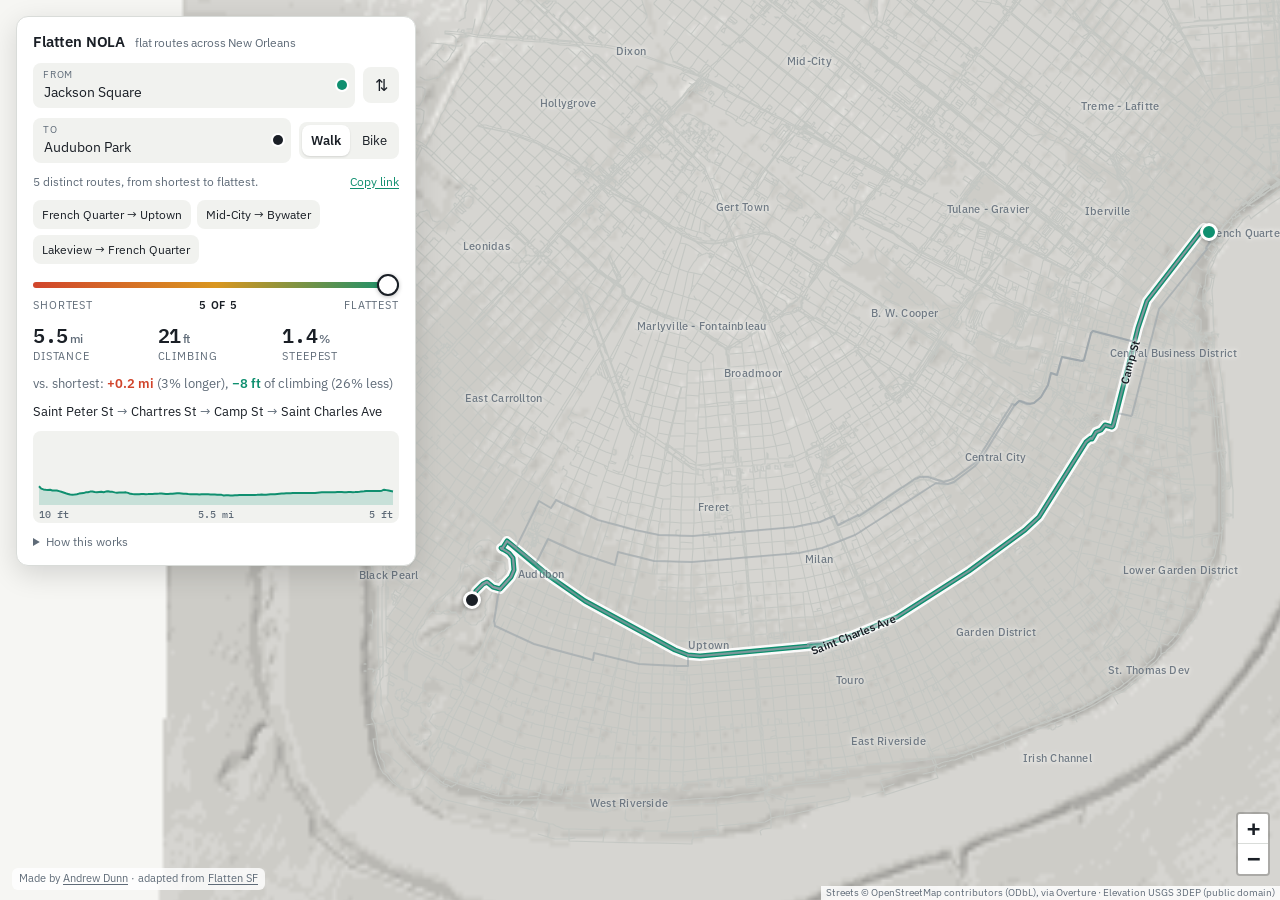
<file: site/index.html>
<!DOCTYPE html>
<html lang="en">
<head>
<meta charset="utf-8">
<meta name="viewport" content="width=device-width,initial-scale=1,viewport-fit=cover">
<title>Flatten NOLA</title>
<meta name="description" content="Flatten NOLA: the flattest walking or cycling route between any two places in New Orleans, and every route between it and the shortest one. Adapted from Flatten SF.">
<link rel="canonical" href="https://github.com/andrewedunn/flattenola">
<link rel="icon" href="favicon.svg" type="image/svg+xml">
<meta property="og:type" content="website">
<meta property="og:title" content="Flatten NOLA">
<meta property="og:site_name" content="Flatten NOLA">
<meta property="og:description" content="The flattest walking or cycling route between any two places in New Orleans, and every route between it and the shortest one.">
<meta property="og:url" content="https://github.com/andrewedunn/flattenola">
<meta name="twitter:card" content="summary">
<meta name="twitter:title" content="Flatten NOLA">
<meta name="twitter:description" content="The flattest walking or cycling route between any two places in New Orleans, and every route between it and the shortest one.">
<link rel="preload" href="data/graph-262765d519.bin.gz" as="fetch" crossorigin>
<link rel="preconnect" href="https://fonts.googleapis.com">
<link rel="preconnect" href="https://fonts.gstatic.com" crossorigin>
<link rel="stylesheet" href="https://fonts.googleapis.com/css2?family=IBM+Plex+Sans:wght@400;500;600&family=IBM+Plex+Mono:wght@500;600&display=swap">
<link rel="stylesheet" href="leaflet-340720efc3.css">
<link rel="stylesheet" href="app-52fd891d29.css">
</head>
<body>
<div id="map"></div>
<div class="credit" id="credit">Made by <a href="https://dunn.us">Andrew Dunn</a> · adapted from <a href="https://github.com/almostimplemented/flattensf">Flatten SF</a></div>
<section id="card" aria-label="Flatten NOLA: plan a flat route">
  <h1>Flatten NOLA <small>flat routes across New Orleans</small></h1>
  <div class="row">
    <div class="field">
      <label for="from">From</label>
      <input id="from" type="text" autocomplete="off" spellcheck="false" placeholder="Address, place, or Royal & St. Ann">
      <span class="pin" aria-hidden="true"></span>
      <ul class="suggest" id="from_s" role="listbox" hidden></ul>
    </div>
    <button class="swap" id="swap" title="Swap" aria-label="Swap origin and destination">&#8645;</button>
  </div>
  <div class="row">
    <div class="field">
      <label for="to">To</label>
      <input id="to" type="text" autocomplete="off" spellcheck="false" placeholder="Or click the map">
      <span class="pin to" aria-hidden="true"></span>
      <ul class="suggest" id="to_s" role="listbox" hidden></ul>
    </div>
    <div class="seg" id="mode" role="group" aria-label="Travel mode">
      <button data-v="walk" aria-pressed="true">Walk</button>
      <button data-v="bike" aria-pressed="false">Bike</button>
    </div>
  </div>
  <div class="statusrow">
    <div class="status" id="status"></div>
    <button class="link" id="share" type="button" hidden>Copy link</button>
  </div>
  <input id="sharebox" type="text" readonly hidden aria-label="Link to this route">
  <div class="demos" id="demos"></div>
  <div class="slider">
    <input type="range" id="sl" min="0" max="1" step="0.001" value="1" aria-label="From shortest to flattest">
    <div class="ends"><span>Shortest</span><b id="slpos"></b><span>Flattest</span></div>
  </div>
  <div class="result" id="result" hidden>
    <div class="stat"><div class="v" id="v_dist"></div><div class="k">distance</div></div>
    <div class="stat"><div class="v" id="v_climb"></div><div class="k">climbing</div></div>
    <div class="stat"><div class="v" id="v_grade"></div><div class="k">steepest</div></div>
  </div>
  <div class="delta" id="delta"></div>
  <div class="turns" id="turns" hidden></div>
  <canvas id="prof" width="760" height="184" hidden></canvas>
  <details>
    <summary>How this works</summary>
    <p class="fine">Routes are computed in your browser over 73,432 street
    segments in Orleans Parish. Elevation is USGS 3DEP lidar (public domain),
    read at 8&nbsp;m from the Greater New Orleans 1&nbsp;m lidar.
    Streets come from OpenStreetMap via Overture and are © OpenStreetMap
    contributors, ODbL. The slider runs along the whole trade-off
    between distance and climbing: every route that nothing else beats on
    both counts, from the shortest path to the flattest one worth walking
    (where a foot of climb costs 200 ft of walking; beyond that the routes
    stop being routes). Sliding right never shortens the route and never
    adds climbing. Climbing is cumulative gain, not the net difference
    between the endpoints. Stairways are allowed on foot and excluded on a
    bike. Faint lines are the other routes along the way. The joke, such as
    it is: most of the city is a few feet above or below the river, so the
    flattest walk is often the shortest one. The ridges and the bowls still
    count. This is an adaptation of
    <a href="https://github.com/almostimplemented/flattensf">Flatten SF</a> (MIT).
    <a href="https://github.com/andrewedunn/flattenola">Source and data notes</a>.</p>
  </details>
  <p class="credit-inline">Made by <a href="https://dunn.us">Andrew Dunn</a> · adapted from <a href="https://github.com/almostimplemented/flattensf">Flatten SF</a> (MIT)</p>
</section>
<script src="leaflet-5a640ff863.js"></script>
<script>window.DATA = {"manifest":{"arrays":{"node_lon":{"t":"i4","o":0,"n":50979},"node_lat":{"t":"i4","o":203916,"n":50979},"node_flags":{"t":"u1","o":407832,"n":50979},"node_elev":{"t":"i2","o":458811,"n":50979},"indptr":{"t":"i4","o":560769,"n":50980},"geom_off":{"t":"i4","o":764689,"n":73433},"arc_head":{"t":"i4","o":1058421,"n":117780},"arc_edge":{"t":"i4","o":1529541,"n":117780},"arc_len":{"t":"u2","o":2000661,"n":117780},"arc_gain":{"t":"u2","o":2236221,"n":117780},"arc_loss":{"t":"u2","o":2471781,"n":117780},"arc_maxgrade":{"t":"i2","o":2707341,"n":117780},"arc_meangrade":{"t":"u2","o":2942901,"n":117780},"arc_cls":{"t":"u1","o":3178461,"n":117780},"arc_flags":{"t":"u1","o":3296241,"n":117780},"arc_th3":{"t":"u2","o":3414021,"n":117780},"arc_th5":{"t":"u2","o":3649581,"n":117780},"arc_th8":{"t":"u2","o":3885141,"n":117780},"arc_th10":{"t":"u2","o":4120701,"n":117780},"arc_th15":{"t":"u2","o":4356261,"n":117780},"edge_name":{"t":"u2","o":4591821,"n":73432},"edge_cls":{"t":"u1","o":4738685,"n":73432},"edge_bucket":{"t":"u1","o":4812117,"n":73432},"edge_maxgrade":{"t":"u2","o":4885549,"n":73432},"edge_avggrade":{"t":"i2","o":5032413,"n":73432},"edge_len":{"t":"u2","o":5179277,"n":73432},"edge_gainkm":{"t":"u2","o":5326141,"n":73432},"edge_lowstress":{"t":"u1","o":5473005,"n":73432},"addr_street":{"t":"u2","o":5546437,"n":0},"addr_number":{"t":"u2","o":5546437,"n":0},"addr_lon":{"t":"u2","o":5546437,"n":0},"addr_lat":{"t":"u2","o":5546437,"n":0}},"strings":{"geom":{"o":5546437,"b":1183821},"places":{"o":6730258,"b":318316},"addr_streets":{"o":7048574,"b":2}},"bytes":7048576},"meta":{"n_nodes":50979,"n_arcs":117780,"n_edges":73432,"classes":["cycleway","footway","living_street","path","pedestrian","primary","residential","secondary","service","steps","tertiary","track","trunk","unclassified","unknown"],"names":["10th Street","12th Street","14th Street","16th Street","18th Street","20th Street","22nd Street","26th Street","28th Street","30th Street","32nd Street","33rd Street","34th Street","35th Street","36th Street","37th Street","38th Street","39th Street","40th Street","6th Street","7th Street","8th Street","9th Street","A Street","A. P. Tureaud Avenue","Abalon Court","Abbey Drive","Abbington Drive","Aberdeen Road","Abundance Street","Acacia Street","Academy Road","Acadiana Place","Ada Place","Adam Street","Adams Street","Addison Street","Adele Street","Admiralty Court","Adonis Way","Adrian Street","Adventure Avenue","Afton Drive","Agate Street","Agriculture Place","Agriculture Street","Airline Drive","Airway Street","Airwood Street","Alabama Street","Alabo Street","Alba Road","Alba Road East","Alba Road West","Albany Court","Albert Savoy Way","Albert Street","Alc\u00e9e Fortier Boulevard","Alden Place","Alfred Street","Alice Court","Aline Street","Alix Street","Allard Boulevard","Allen Street","Allen Toussaint Boulevard","Allen Toussaint Trail","Allison Road","Almonaster Avenue","Almonaster Bridge","Alonzo Street","Alost Street","Alsace Street","Althea Lane","Alumni Drive","Alvar Street","Alvin Callender Street","Amann Street","Amapola Circle","Amazon Street","Amber Street","Amelia Street","America Street","Americus Street","Amethyst Street","Andover Drive","Andrew Higgins Street","Andry Street","Angela Street","Ani Street","Annandale Court","Anne Marie Court","Annette Street","Annunciation Street","Anson Street","Anthus Lane","Antonine Street","Apache Street","Apollo Street","Apple Street","Appletree Lane","Apricot Street","Arabella Street","Arbor Circle","Arbor Drive","Arbor Lane","Arcadia Lane","Architect Street","Argon Boulevard","Argonne Boulevard","Arizona Street","Army Parkway","Arthur Drive","Arts Street","Ash Street","Ashland Drive","Asphodel Drive","Assumption Place","Athena Avenue","Athis Court","Athis Street","Atlanta Street","Atlantic Avenue","Aubry Street","Audubon Boulevard","Audubon Court","Audubon Place","Audubon Street","Aurora Drive","Aurora Oaks Drive","Austerlitz Street","Avalon Way","Ave Mont Martre","Avenue A","Avenue B","Avenue Bell","Avenue D","Avenue E","Avenue G","Avenue H","Avenue I","Avenue K","Avenue L","Avenue M","Avenue N","Avenue O","Avenue P","Avenue Q","Avenue R","Avenue S","Avenue T","Avenue U","Avenue V","Avenue W","Aviators Street","Avon Park Boulevard","Avoyelles Place","Azalea Lane","Babylon Street","Bacchus Drive","Baccich Street","Bailey Street","Balsam Lane","Bamberry Street","Bamboo Road","Bancroft Drive","Banks Street","Bannonbury Drive","Baronne Street","Barracks Street","Barrett Street","Barrington Court","Barrington Drive East","Barrington Drive West","Bartholomew Street","Baseball Drive","Basin Street","Basinview Drive","Bass Street","Baudin Street","Bauman Street","Bay Street","Bayou Road","Bayouview Court","Beach Drive","Beaconfield Drive","Bear Creek Drive","Beau Bassich Circle","Beau Street","Beaucaire Street","Beauregard Avenue","Beauregard Drive","Beauvoir Court","Beaver Drive","Beck Street","Bedford Drive","Beechcraft Street","Beechwood Court","Beekman Road","Begonia Lane","Behrman Avenue","Behrman Highway","Behrman Place","Belfast Street","Belfort Avenue","Belgrade Street","Bell Avenue","Bell Street","Bellaire Drive","Belle Chasse Street","Bellecastle Street","Belleville Court","Belleville Street","Bellis Lane","Ben Weiner Drive","Bender Drive","Benefit Street","Benjamin Street","Bennett Street","Benson Court","Benson Street","Bent Tree Court","Bentley Drive","Benton Street","Berg Road","Bergerac Place","Berkley Drive","Bermuda Street","Bertha Drive","Bertrand Street","Beryl Street","Bethaney Court","Betty Parker Way","Bienvenue Street","Bienville Street","Big Lake Path","Bill Street","Birch Street","Biscay Street","Bishop Morton Drive","Blair Street","Blanc Place","Bloomingdale Court","Bluebird Street","Bluebonnet Street","Blythe Road","Bodenger Boulevard","Bolivar Street","Bon Homme Richard Court","Bonita Bay Court","Bonita Bay Drive","Bonita Drive","Bordeaux Street","Boston Drive","Botinelli Place","Boulevard Way","Bouny Street","Bourbon Street","Boyd Street","Bradish Alley","Bragg Street","Brainard Street","Branch Drive","Brazillier Island Road","Breakwater Drive","Breedlove Street","Brevard Avenue","Briarheath Drive","Briarheath Road","Briarwood Drive","Bridgehampton Drive","Bright Drive","Brighton Place","Bringier Street","Bristol Place","Britanny Place","Brittany Court","Broad Place","Broadway","Broadway Street","Brookfield Drive","Brooklyn Avenue","Brooks Street","Browning Lane","Brownlee Court","Bruce Avenue","Brunswick Court","Brutus Street","Bruxelles Street","Bryson Street","Buchanan Street","Buffalo Road","Buick Street","Bullard Avenue","Bundy Road","Bungalow Court","Bunker Hill Road","Burbank Drive","Burdette Street","Burgundy Street","Burk Road","Burke Avenue","Burmaster Street","Burthe Street","Butterfield Road","Byrne Place","Byron Street","Cabildo Alley","Cabrini Court","Cactus Lane","Caddie Road","Caddo Place","Cadiz Street","Calais Street","Caldwell Drive","Calhoun Street","Calla Lane","Calliope Street","Camberley Court","Camberley Drive","Cambridge Court","Cambronne Street","Camelia Lane","Camelia Street","Camelia Trace","Camelot Drive","Cameo Street","Cameron Boulevard","Camp Street","Campbell Lane","Camphor Street","Campus Boulevard","Canal Boulevard","Canal Link Bridge","Canal Roadway","Canal Street","Canal Street Neutral Ground","Cannes Street","Canterbury Street","Capdeville Street","Cardenas Drive","Carlisle Court","Carlisle Place","Carlson Drive","Carmel Place","Carmick Street","Carnation Lane","Carnot Street","Carol Sue Avenue","Carole Lane","Caroline Street","Carondelet Street","Carrere Court","Carriage Lane","Carricox Street","Carroll Street","Carte Place","Carter Street","Cartier Avenue","Cartier Drive","Cartwright Drive","Carver Rams Way","Carver Street","Casa Calvo Street","Casimire Street","Castiglione Street","Castine Street","Castle Court","Castle Pines Drive","Castlewood Drive","Catherine Street","Catina Street","Caton Street","Ceasar Drive","Cecil Street","Cedar Lane","Celeste Street","Center Street","Central Avenue","Central Park Place","Cerise Avenue","Cernay Street","Cessna Court","Chadbourne Drive","Chagnard Drive","Chagnard Road","Chalfant Place","Chamberlain Drive","Chanelle Court","Chantilly Drive","Chapelle Street","Charbonnet Street","Charlene Drive","Charles Place","Charlmark Drive","Charlotte Drive","Charlton Drive","Charmes Court","Chartres Street","Chase Drive","Chase Street","Chateau Court","Chatelain Court","Chatham Drive","Chaucer Street","Chef Menteur Highway","Chelsea Drive","Cherbourg Street","Cherlyn Drive","Cherokee Street","Cherry Street","Chesterfield Street","Chestershire Drive","Chestnut Street","Chevy Chase Drive","Chickasaw Street","Chimney Wood Lane","Chippewa Street","Choctaw Street","Christian Lane","Christopher Court","Chrysanthemum Lane","Chrysler Street","Church Street","Churchill Drive","Cindy Place","Citrus Drive","City Park Avenue","Claiborne Drive","Clara Street","Clare Court","Clarence Henry Truckway","Claridge Court","Clayton Avenue","Clematis Street","Clements Drive","Clermont Drive","Cleveland Avenue","Clinton Drive","Clinton Street","Clio Place","Clio Street","Clouet Street","Clover Street","Cloverleaf Road","Clubhouse Drive","Coast Guard Access","Coast Guard Pier Access","Coast Guard Trail","Cobblestone Lane","Cohn Street","Colapissa Street","Colbert Street","Coliseum Street","College Court","Collins Diboll Circle","Colony Court","Columbia Street","Columbus Street","Comet Street","Commerce Street","Commercial Place","Common Place","Common Street","Comus Court","Conery Street","Congress Drive","Congress Street","Connaught Court","Conrad Street","Constance Street","Constantinople Street","Constellation Street","Constitution Place","Constitution Street","Conti Street","Convention Center Boulevard","Coolidge Court","Copernicus Street","Coral Sea Street","Coralie Street","Corinne Street","Cornerstone Boulevard","Coronado Street","Corsica Place","Cosmos Lane","Cotton Street","Count Lane","Countess Lane","Country Club Drive","Couret Place","Court Timber","Cove Drive","Coventry Street","Coveview Court","Cox Street","Craigie Road","Cranbrook Drive","Crane Street","Crescent Park Promenade","Crescent Street","Crestmont Road","Crete Street","Croftway Court","Cromwell Place","Crowder Boulevard","Croyden Avenue","Crozat Street","Crystal Street","Cucullu Street","Cumberland Court","Cunningham Court","Cupid Street","Curie Street","Curran Boulevard","Curran Road","Curtis Drive","Cypress Acres Drive","Cypress Grove Court","Cypress Point Court","Cypress Point Lane","D'Hemecourt Street","Dabadie Street","Dahlia Street","Dahlia Walk","Daisy Lane","Dakin Street","Dale Court","Dale Street","Dalewood Road","Danbury Drive","Daniel Drive","Danneel Street","Danny Drive","Dante Street","Danube Road","Darby Street","Darensburg Court","Darleen Court","Dart Street","Dartmore Drive","Dauphine Street","Dave Dixon Drive","Davey Street","David Street","Dayna Court","De Armas Street","De Battista Place","Deanne Street","Dearborn Street","Deauville Court","Deborah Street","Debore Circle","Debore Drive","Decatur Street","Deer Park Road","Deer Trail","Deerfield Drive","Deerfield Road","Deers Street","Delachaise Street","Delacroix Road","Delaronde Street","Delaware Street","Delery Street","Delgado Drive","Delord Street","Delta Court","Dement Street","Demontluzin Street","Denny Street","Derbes Street","Derby Place","Derbyshire Drive","Desaix Boulevard","Desire Drive","Desire Parkway","Desire Street","Deslonde Street","Desoto Street","Devine Avenue","Diagonal Drive","Diana Street","Dickens Drive","Dinkins Street","Diplomat Street","Division Street","Dixon Street","Dodt Avenue","Dogwood Drive","Dominic Mai Drive","Dominican Street","Dominique Place","Donald Street","Donna Drive","Donner Drive","Doral Court","Dorchester Street","Dorian Street","Dorothea Street","Dorsett Drive","Dorsiere Street","Douglas Street","Dove Street","Dover Lane","Dover Place","Downey Street","Downman Road","Downs Street","Doyle Court","Dreux Avenue","Drexel Drive","Dreyfous Drive","Drifter Lane","Driftwood Drive","Drum Street","Dryades Street","Duane Road","Dublin Street","Dubreuil Street","Duckhook Drive","Dueling Oaks Drive","Duels Street","Dufossat Street","Dugue Street","Duke Court","Dumaine Street","Dundee Street","Dune Drive","Dunlieth Court","Duplessis Street","Dupont Drive","Durbridge Drive","Durham Drive","Dutch Alley","Dwyer Boulevard","Dwyer Road","E Greenbrier Drive","Eads Street","Eagle Street","Eagle Trace Drive","Earhart Boulevard","East 3rd Street","East 6th Street","East 9th Street","East Adams Court","East Badine Street","East Blue Ridge Court","East Butterfly Circle","East Deer Park Boulevard","East Drive","East Forest Isle Court","East Forest Isle Drive","East Hermes Street","East Idlewood Court","East Laverne Street","East Lemans Street","East Marais Street","East Marchand Drive","East Nemours Street","East Niagara Circle","East Park Place","East Point Court","East Poland Avenue","East Renaissance Court","East Saint Andrews Circle","East Tamaron Boulevard","Easter Lane","Easterlyn Circle","Eastern Street","Eastmore Road","Eastover Drive","Eastview Drive","Ebbtide Court","Ebbtide Drive","Eden Street","Edenbord Road","Edenboro Court","Edge Street","Edgefield Drive","Edgelake Court","Edinburgh Street","Edith Weston Place","Edna Street","Edward Street","Egania Street","Egret Street","El Dorado Street","Elaine","Elaine Place","Elba Street","Elder Street","Eleonore Street","Eliza Street","Elizardi Boulevard","Elk Place","Ellen Park Place","Ellis Street","Elm Lane","Elmdale Road","Elmira Avenue","Elmwood Park Drive","Elton Court","Elysian Fields Avenue","Emerald Avenue","Emmett W. Bashful Boulevard","Emory Road","Empress Street","Encampment Street","Endeavors Court","Endston Court","Engineering Road","English Turn Court","English Turn Drive","English Turn Lane","English Turn Parkway","Enrique Alvarez Drive","Erato Street","Erickson Avenue","Erie Street","Erin Drive","Ernest Street","Esplanade Ave. Path","Esplanade Avenue","Essex Court","Esteban Street","Ethel Lane","Eton Street","Eugenie Court","Eunice Street","Euphrosine Street","Euterpe Street","Evangeline Drive","Eve Street","Evelina Street","Evelyn Court","Everett Place","Everglades Drive","Evergreen Avenue","Exchange Place","Exeter Street","Expedition Drive","Explorers Avenue","Exposition Boulevard","Fairfax Place","Fairmont Drive","Fairview Court","Fairway Boulevard","Fairway Drive","Fairway Oaks Drive","Falmouth Drive","Farragut Street","Farwood Drive","Fats Domino Avenue","Feliciana Drive","Feliciana Street","Felicity Street","Fern Court","Fern Street","Fernley Drive","Ferry Place","Festival Grounds Path","Fields Street","Fieldston Road","Fiesta Street","Fig Street","Filmore Avenue","Finch Street","Finchley Road","Finland Place","First Street","Fitzhenry Court","Five Oaks Drive","Flake Avenue","Flamingo Street","Flanders Street","Fleur de Lis Drive","Flood Street","Floral Park","Florence Avenue","Florence Drive","Florence Park","Florida Avenue","Florida Boulevard","Florita Court","Flossmoor Drive","Flounder Street","Flowerdale Court","Foch Road","Fontainebleau Drive","Fordham Court","Forest Glen Road","Forest Isle Drive","Forest Oaks Lane","Forest Park Lane","Forshey Street","Forstall Street","Fort Macomb Road","Fortin Street","Fortress Road","Forum Road","Foucher Street","Founders Court","Founders Road","Fourth Street","Foxcroft Drive","Foy Street","France Road","France Road Parkway","France Street","Francesco Court","Francis Drive","Francisco Verrett Drive","Frankfort Street","Franklin Arcade","Franklin Avenue","Franklin Court","Franklin D. Roosevelt Mall","Fremont Street","French Market Place","French Street","Frenchmen Street","Freret Street","Frey Place","Friar Tuck Drive","Friederichs Drive","Friedrichs Avenue","Front Street","Frontage Place","Frontage Road","Fuchsia Street","Fulton Street","Gabriel Drive","Gaiennie Street","Gaines Street","Galahad Drive","Gallatin Street","Gallier Drive","Gallier Street","Gallinghouse Street","Gannon Road","Garden Lane","Garden Oaks Drive","Gardena Drive","Gardenia Lane","Garfield Street","Garnet Street","Gaulding Street","Gawain Drive","Gayoso Bridge","Gem Street","Gen Collins Avenue","General Diaz Street","General Early Street","General Haig Street","General Meyer Avenue","General Ogden Street","General Pershing Street","General Taylor Street","General de Gaulle Drive","Geneva Street","Genoa Street","Gentilly Boulevard","George 'Nick' Connor Drive","Georgia Street","Germain Street","Gervais Street","Gibson Street","Gilbert Street","Girod Street","Glacier Court","Gladiolus Street","Gladstone Drive","Glen Abby Way","Glengary Road","Glenn Street","Glouster Road","Goldring Woldenberg Park","Golf Drive","Good Drive","Gordon Plaza Drive","Gordon Street","Government Street","Governor Nicholls Street","Grain Elevator Road","Granada Drive","Grand Avenue","Grand Bayou Drive","Grand Canyon Court","Grand Canyon Drive","Grand Cypress Court","Grand Route Saint John","Grand Street","Grand Teton Street","Grant","Grant Street","Granville Street","Grape Street","Gravier Street","Green Street","Green Trails Drive","Greenbrier Court","Greenbrier Drive","Greenmount Drive","Greenpoint Drive","Greenwood Street","Greg Drive","Grenadine Street","Grey Oaks Drive","Guadalcanal Street","Guildford Road","Gull Street","Gus Street","Hagan Avenue","Haik Drive","Halsey Avenue","Hamburg Street","Hamilton Street","Hamlin Street","Hammond Street","Hampson Street","Hancock Street","Haney Drive","Hanover Road","Hansbrough Avenue","Harbor Circle","Harbour Court","Harbour Town Court","Harbourview Drive","Harcourt Drive","Harding Drive","Harmony Street","Harney Street","Harrison Avenue","Harrison Court","Harrow Drive","Hart Street","Harwood Drive","Hastings Place","Hathaway Place","Hauck Drive","Havana Place","Havana Street","Hawk Street","Hawthorne Place","Hay Place","Haydel Street","Hayne Boulevard","Heather Court","Heaton Street","Hector Avenue","Hedwige Lane","Helena Street","Hempstead Road","Hendee Street","Henderson Street","Henley Street","Henri Drive","Henriette DeLille","Henry Clay Avenue","Henry Street","Henry Thomas Drive","Herald Street","Herbert Drive","Heritage Drive","Heritage Lane","Herman Street","Hermosa Street","Hero Boulevard","Heron Street","Herschel Street","Hesser Street","Hessler Drive","Hewes Street","Hiawatha Street","Hickerson Street","Hickman Street","Hickory Street","Hidalgo Street","Higgins Boulevard","High Court","Hillary Street","Hillwood Street","Holiday Drive","Holiday Place","Holley Lane","Holly Grove Street","Hollygrove Street","Hollyhock Lane","Holmes Boulevard","Homedale Avenue","Homer Plessy Way","Homer Street","Honeysuckle Lane","Hope Street","Horace Street","Horizon Court","Horizon Drive","Horseshoe","Horseshoe Bend","Hospital Road","Howard Avenue","Hubbell Road","Hudson Place","Hudson Street","Humanity Street","Hunley Lane","Huntington Park Drive","Huntlee Drive","Hurst Street","Huso Street","Hyacinth Street","Hybiscus Lane","Hydrangea Lane","Hyman Place","I 10 Service Road","I- 10 Service Road","I-10 Service Road","Iberville Street","Ibis Street","Ida Street","Idaho Street","Ideal Place","Igor I Sikorsky","Illinois Street","Independence Street","Indiana Street","Industrial Court","Industrial Parkway","Industry Street","Inlet Lane","Interchange Rdwy","Intracoastal Drive","Intrepid Street","Inwood Avenue","Iowa Street","Irby Street","Iris Street","Iroquois Street","Irving Street","Isabell Street","Isadore Street","Island Club Drive","Ivory Street","Ivy Lane","Jack Wyman Road","Jackson Avenue","Jackson Barracks","Jackson Street","Jacobs Drive","Jacquelyn Court","Jade Street","Jahncke Road","Jamison Street","Jane Place","Janet Yullman Way","Japonica Street","Jarrell Drive","Jasmine Street","Jay Street","Jeanne Court","Jeannette Street","Jeannie Marie Place","Jefferson Avenue","Jefferson Highway","Jefferson Street","Jena Street","Jennifer Street","Jewel Street","Jo Ann Place","John Churchill Chase Street","Johnny Jackson Jr Boulevard","Joliet Street","Jonlee Drive","Jonquil Street","Joseph Court","Joseph Guillaume Place","Joseph Street","Josephine Street","Jourdan Avenue","Jourdan Road","Joycelyn Drive","Julia Street","Jumonville Street","Kabel Drive","Kansas Street","Kathleen Street","Kathy Court","Keating Drive","Keats Street","Ken Court","Kendall Drive","Kenilworth Street","Kenison Street","Kennon Avenue","Kensington Boulevard","Kent Drive","Kentucky Street","Kenyon Road","Kerlerec Street","Keubel Drive","Killdeer Street","Kim Court","Kim Drive","Kimi O'Gray Avenue","King Drive","King Richard Drive","Kings Canyon Drive","Kingsmill Lane","Kingsport Boulevard","Kingston Court","Kingsway Drive East","Kingswood Drive","Kinneil Road","Knight Drive","Knightway Drive","Kraft Place","Kristen Court","L and A Road","L. B. Landry Avenue","La Salle Place","La Salle Street","Lacombe Street","Lacour Monique Street","Lady Gray Street","Lafaye Street","Lafayette Street","Lafitte Greenway","Lafitte Street","Lafon Drive","Lafourche Street","Lafreniere Street","Lagoon Drive","Laharpe Street","Laine Avenue","Lake Avenue","Lake Barrington Drive","Lake Breeze Drive","Lake Forest Boulevard","Lake Marina Avenue","Lake Oaks Parkway","Lake Terrace Drive","Lake Willow Drive","Lakeland Court","Lakeshore Drive","Lakeshore Parkway","Lakeview Court","Lakeway Court","Lakewood Estates Drive","Lakewood Place","Lakewood Street","Lamanche Street","Lamarque Street","Lamb Road","Lancaster Street","Lancelot Drive","Lane Street","Lang Street","Langles Bridge","Lapeyrouse Street","Larchmont Place","Lark Circle","Lark Street","Larkin Path","Larkspur Lane","Lasalle Street","Last Street","Lauradale Drive","Laurel Street","Lausat Place","Laussat Place","Laval Street","Lavender Street","Lavergne Street","Law Road","Law Street","Lawrence Road","Lawrence Street","Leake Avenue","Leboeuf Street","Leda Street","Leeds Street","Lees Lane","Leeward Court","Lehigh Street","Lelong Drive","Lemans Street","Lemon Street","Lemoyne Street","Lennox Boulevard","Lennox Court","Leon C. Simon Drive","Leonidas Street","Leontine Street","Lepage Street","Leroy Johnson Drive","Leslie Lane","Lesseps Street","Levee Road","Lewis Road","Lexington Street","Liberty Terrace","Ligustrum Drive","Lilac Street","Lilevy Street","Lilly Lane","Lincoln Court","Linden Street","Lipsey Street","Lisbon Street","Little John Drive","Livaudais Street","Live Oak Place","Live Oak Street","Livingston Street","Lizardi Street","Locust Street","Lombard Street","Lomond Road","London Avenue","London Drive","Lonely Oak Drive","Longfellow Drive","Longview Drive","Lopez Bridge","Lotus Street","Louis Prima Court","Louis Prima Drive West","Louis Xiv Street","Louisa Street","Louisiana Avenue","Louisiana Avenue Parkway","Louisiana Hwy 406","Louisville Street","Louque Place","Lourdes Street","Lowerline Street","Loyola Avenue","Lucerne Street","Lucrino Drive","Luna Street","Lurline Street","Lynhuber Street","Lyons Street","Macarthur Boulevard","Mackenzie Street","Madison Avenue","Madison Street","Madrid Court","Madrid Street","Maestri Bridge","Magazine Street","Magellan Street","Magic Street","Magnolia Lane","Magnolia Street","Maid Marion Drive","Main Street","Maine Street","Majestic Oaks Drive","Majestic Place","Major Drive","Malvern Street","Manasses Place","Manchester Street","Mandarin Street","Mandeville ADA crossing","Mandeville Street","Mandolin Street","Mansfield Avenue","Manuel","Maple Leaf Drive","Maple Ridge Drive","Maple Street","Maple Wood Drive","Mar Avenue","Marais Street","Marcia Avenue","Marconi Drive","Marconi Drive Bike Path","Marconi Multi-Use Path","Marconi Trail","Marcus Christian Circle","Mardi Gras Boulevard","Mardi Gras Boulevard Trail","Marengo Street","Margaret Ann Drive","Margaret Place","Marie Street","Marigny Street","Marigold Lane","Mariners Cove East","Mariners Cove North","Mariners Cove West","Marjorie Lane","Mark Twain Drive","Market Street","Marks Street","Marlborough Gate Place","Marque Drive","Marque Street","Marques Road","Marquette Place","Marquis Street","Marr Avenue","Mars Place","Marseille Street","Marshall Foch Street","Martin Drive","Martin Luther King Jr Boulevard","Martin Street","Martinique Alley","Mary Jane Lane","Maryland Drive","Marywood Court","Masefield Street","Maucele Road","Mauldin Street","Maumus Avenue","Maura Place","Maurepas Street","Maxine Drive","Mayn Street","Mayne Street","Mayo Boulevard","Mazant Street","Mc Coy Street","Mc Farland Street","Mc Kenna Street","Mc Raven Court","McAlister Drive","McAlister Place","McDonough Street","McKendall Place","Meadow Bank Drive","Meadow Park Lane","Means Avenue","Mediamolle Drive","Medlock Street","Mehle Street","Melodia Court","Melpomene Street","Melrose Street","Memorial Park Drive","Memphis Street","Mendez Street","Mercedes Boulevard","Mercier Street","Merrill Street","Metairie Avenue","Metairie Road","Metairie-Hammond Highway","Methodist Hospital Street","Metropolitan Drive","Metropolitan Street","Mexico Street","Meyn Street","Michael Street","Michigan Street","Michoud Boulevard","Michoud Facility Road","Middle Pk Place","Middleboro Road","Midlothan Street","Midpoint Drive","Milan Street","Miles Drive","Mill Street","Millaudon Street","Milne Boulevard","Milneberg Road","Milton Street","Mimosa Court","Mimosa Drive","Mirabeau Avenue","Mississippi River Trail","Mistletoe Street","Mithra Street","Mobile Street","Monplaiser Place","Monroe Court","Monroe Street","Montegut Drive","Montegut Street","Monterey Street","Monticello","Monticello Avenue","Monticello Street","Montpelier Street","Montreal Street","Moonwalk","Moore Drive","Moqueur Lane","Morel Street","Morgan Street","Morrice Duncan Drive","Morrison Court","Morrison Road","Moss Street","Mound Avenue","Mouton Street","Muirfield Place","Mullet Street","Murano Road","Murl Street","Music Street","Mustang Drive","My-Viet Drive","Myrtle Street","Mystery Street","Naples Circle","Napoleon Avenue","Narcissus Street","Nash Street","Nashville Avenue","Nassau Drive","Nasturtium Lane","Natalie Lane","Natchez Street","Navarre Avenue","Navigation Court","Neil Avenue","Nelson Street","Nemo Court","Neptune Court","Neron Place","Nevada Street","New Basin Canal Trail","New Basin Way","New Castle Street","New England Drive","New Hampshire Drive","New Orleans Storm Surge Barrier","New Orleans Street","New Orleans-Hammond Highway","New York Circle","New York Street","Newcomb Boulevard","Newcomb Place","Newton Street","Nie Parkway","Nighthart Street","Nile Street","Nina Street","Nolan Street","Norgate Road","Norland Avenue","Norman C. Francis Trail","Norman Mayer Avenue","North Alexander Street","North Anthony Street","North Bernadotte Street","North Broad Street","North Bunny Friend Street","North Butterfly Circle","North Carrollton Avenue","North Cavelier Drive","North Claiborne Avenue","North Clark Street","North Coronet Court","North Cortez Street","North Derbigny Street","North Diamond Street","North Dorgenois Street","North Dupre Street","North Easterlyn Circle","North Front Boulevard","North Galvez Street","North Gayoso Street","North Genois Street","North Hardy Street","North Hennessey Street","North Homestead Drive","North I-10 Service Road East","North Idlewood Court","North Johnson Street","North Lake Carmel Drive","North Lark Street","North Lemans Street","North Little Woods Drive","North Lopez Street","North Maestri Street","North Marlin Court","North Miro Street","North Murat Street","North Nemours Street","North Niagara Circle","North Norman C. Francis Parkway","North Oakridge Court","North Olympia Street","North Park Place","North Peters Street","North Pierce Street","North Prieur Street","North Rampart Street","North Rendon Street","North Roadway Street","North Robertson Street","North Rocheblave Street","North Roman Street","North Rue Marcel","North Saint Andrews Circle","North Salcedo Street","North Scott Street","North Solomon Street","North St Patrick Street","North Tamaron Boulevard","North Teak Avenue","North Telemachus Street","North Tonti Street","North Villere Street","North White Street","North Wren Street","North forest Drive","Northgate Drive","Northline Street","Norwood Court","Notaway Lane","Notre Dame Street","Nottingham Drive","Numa Street","Nunez Street","Nuns Street","O Dwyer Place","O'Bannon Street","O'Keefe Avenue","O'Reilly Street","Oak Alley Drive","Oak Place","Oak Street","Oakland Drive","Oakmont Drive","Oakwood Drive","Octavia Street","Odeon Street","Odin Street","Old Chef Menteur Road","Old Galvez Street","Old Gentilly Road","Old Prieur Street","Old Roman Street","Old Saint Bernard Street","Old Spanish Trail","Oleander Street","Oled Drive","Olga Avenue","Olive Street","Oliver Street","Oliver White Avenue","Olivier Street","Olsin Street","Olympia Circle","Olympic Court","Oneida Street","Onyx Street","Onzaga Street","Opal Street","Opelousas Avenue","Orange Street","Orchid Street","Oregon Street","Oretha C Haley Boulevard","Orin Street","Oriole Street","Orleans Avenue","Orleans Street","Orpheum Avenue","Orpheus Court","Overton Drive","Owens Boulevard","Oxford Place","Pace Boulevard","Pacific Avenue","Packard Street","Painters Street","Palace Street","Palm Street","Palm Terrace","Palmer Avenue","Palmetto Street","Palmyra Street","Pamela Street","Panama Court","Pandora Street","Panola Street","Pansy Lane","Papania Drive","Par Four Drive","Parc Brittany Boulevard","Paris Avenue","Paris Road","Park Boulevard","Park Island Drive","Park Place Drive","Park Timbers Drive","Parkside Court","Parkview Place","Parkwood Court North","Parkwood Court South","Parlange Court","Parry Street","Partridge Lane","Pass Drive","Passera Court","Pasteur Boulevard","Patio Way","Patricia Street","Patterson Drive","Patterson Road","Patton Street","Pauger Street","Paul Morphy Street","Paul Street","Paula Street","Pauline Drive","Pauline Street","Peace Court","Peach","Peach Street","Peach Tree Court","Pear Street","Pearl Street","Pebble Beach Lane","Pebble Drive","Pecan Street","Peete Street","Pelican Avenue","Pelopidas Street","Peltier Drive","Pembrook Drive","Peniston Street","Penn Street","Pentland Drive","Peony Street","Peoples Avenue","Peoples Street","Perdido Street","Pere Antoine Alley","Perelli Drive","Perlita Drive","Perlita Street","Perrault Walk","Perrier Street","Perrin Street","Perry Street","Perth Street","Petit Bayou Lane","Petunia Lane","Philip Street","Picayune Place","Picheloup Place","Piedmont Drive","Pierres Court","Piety Drive","Piety Street","Piety Street Arch","Pin Oak Avenue","Pine Street","Pine Valley Drive","Pinebrook Drive","Pineda Street","Pinehurst Court","Pinehurst Drive","Pineridge Street","Pines Boulevard","Pinewood Court","Pink Street","Pirate Alley","Pitt Street","Pittari Place","Placid Street","Plainfield Drive","Plaquemine Street","Plauche Circle","Plaza Drive","Pleasant Street","Pleasure Street","Plover Street","Plum Orchard Street","Plum Street","Plymouth Place","Pocahontas Street","Poche Court West","Poe Street","Poeyfarre Street","Poinsettia Lane","Point Coupee Place","Poitevent Avenue","Poland Avenue","Polk Avenue","Polk Street","Polymnia Street","Pompano Street","Ponce de Leon Street","Pontalba Street","Pontchartrain Boulevard","Pope Street","Poplar Lane","Poplar Street","Poppy Lane","Port Street","Port of New Orleans Place","Portage Place","Porteous Street","Portland Street","Post Oak Avenue","Potomac Street","Powder Street","Powhattan Street","Poydras Street","Prancer Street","Praro Street","Pratt Drive","Pratt Place","Prentiss Avenue","Press Court","Press Drive","Press Street","Pressburg Street","Preston Place","Primeaux Drive","Primrose Drive","Prince Lane","Princess Lane","Pritchard Place","Providence Place","Provincial Place","Prytania Street","Ptolemy Street","Public Road","Pyramid Street","Quail Creek Lane","Quail Run Court","Quaker Street","Queen Mary Drive","Queensway Drive","Queisser Street","Quince Street","Rabbits Street","Race Street","Rail Street","Ramsey Drive","Randolph Avenue","Rankin Street","Ransom Street","Raphael Semmes Street","Rapides Drive","Raspberry Street","Ray Avenue","Raymond Joseph Drive","Rayne Drive","Read Boulevard","Read Lane","Red Allen Way","Red Cypress Drive","Red Maple Drive","Red Oak Court","Red Oak Drive","Redfish Street","Redwood Lane","Redwood Street","Reel Street","Reelfoot Street","Regency Mall Street","Regent Street","Reindeer Street","Religious Street","Republic Street","Restgate Road","Revel Street","Reverend John Raphael Junior Way","Rex Place","Reynes Street","Rhodes Avenue","Rhodes Drive","Richard Street","Richland Road","Richmond Place","Rickert Drive","Ricks Place","Ridgefield Drive","Ridgeway Boulevard","Ridgeway Place","Ring Street","Ringold Street","River Oaks Drive","River Road","River Street","Rivertree Court","Riviera Avenue","Robert Street","Robin Street","Robinhood Drive","Rochon Drive","Rockton Circle East","Rockton Circle West","Roclay Street","Roder Street","Roffignac Street","Roger Drive","Roger Williams Street","Romulus Street","Roneagle Way","Roosevelt Mall Street","Roosevelt Place","Roosevelt Way","Rosa Park","Rosalia Drive","Rosalie Alley","Rosary Drive","Rose Street","Rosebud Street","Rosedale Drive","Rosedown Court","Roselyn Park Place","Rosemary Place","Rosemont Place","Rosewood Place","Rosiere Street","Rousseau Street","Rousselin Drive","Roy Street","Royal Street","Ruby Street","Ruck Street","Rue Andree","Rue Colette","Rue Delphine","Rue Denise","Rue Michele","Rue Mignon","Rue Nadine","Rue Nichole","Rue Notre Dame","Rue Parc Fontaine","Rue Renee","Rue Saint Louis","Rue Saint Michael","Rue St Louis XIV","Rue le Ville","Rugby Court","Rupp Street","Rusty Rainbow","Sabine Street","Sage Street","Saigon Drive","Sail Street","Saint Andrew Street","Saint Ann Street","Saint Anthony Avenue","Saint Anthony Street","Saint Bernard Avenue","Saint Charles Avenue","Saint Claude Avenue","Saint Claude Court","Saint Denis Street","Saint Ferdinand Drive","Saint Ferdinand Street","Saint Helena Place","Saint James Street","Saint John Court","Saint Joseph Street","Saint Louis Street","Saint Marie Court","Saint Marie Drive","Saint Mary Street","Saint Maurice Avenue","Saint Nick Street","Saint Peter Street","Saint Philip Street","Saint Roch Avenue","Saint Stephen Drive","Saint Thomas Street","Saint Vincent Street","Salcedo Street","Salem Drive","Saltus Street","Samovar Drive","San Giorgio Street","San Marco Drive","San Remo Drive","San Trovasso Street","Sanctuary Drive","Sand Street","Sandalwood Street","Sandhurst Drive","Sandpiper Drive","Sandra Drive","Sandy Cove Drive","Sapphire Street","Sardonyx Street","Saturn Boulevard","Sauvage Street","Saux Lane","Savage Street","Savoie Court","Schemkel Drive","Schindler Drive","Schmaltz Drive","Scottsdale Drive","Scottwood Drive","Scotwood Drive","Seabrook Bridge","Seabrook Place","Seattle Street","Seawood Street","Second Street","Seguin Street","Seine Court","Seine Street","Selma Avenue","Selma Street","Seminary Place","Seminole Place","Semmes Street","Senate Street","Serantine Street","Sere Street","Service Alley","Seven Oaks Road","Seville Drive","Sevres Street","Shadow Lane","Shadowlawn Drive","Shalett Street","Shalimar Drive","Shamrock Drive","Sharon Drive","Shaw Avenue","Sheephead Street","Sheffield Street","Shelly Street","Shepard Court","Shepard Street","Sherwood Drive","Sherwood Forest Drive","Shetland Drive","Shirley Drive","Shirley Taylor Street","Shoal Creek Drive","Shorewood Boulevard","Short Street","Shubert Street","Shubrick Street","Sidney Duplessis Drive","Sidney Street","Sierra Madre Street","Silver Maple Court","Simmons Drive","Simms Street","Simon Bolivar Avenue","Sister Street","Skyview Drive","Smith Street","Snipe Street","Socrates Street","Soldiers Street","Solomon Place","Somerset Drive","Soniat Street","Sophie Wright Place","Soraparu Street","South Alexander Street","South Anthony Street","South Bernadotte Street","South Broad Avenue","South Broad Street","South Bunny Friend Street","South Carrollton Avenue","South Claiborne Ave","South Claiborne Avenue","South Clark Street","South Coronet Court","South Cortez Street","South Derbigny Street","South Diamond Street","South Dorgenois Street","South Dupre Street","South Easterlyn Circle","South Eastover Drive","South Front Street","South Galvez Street","South Gayoso Street","South Genois Street","South Hardy Street","South Hennessey Street","South Hermes Street","South Idlewood Court","South Johnson Street","South Lark Street","South Laverne Street","South Liberty Street","South Little Woods Drive","South Lopez Street","South Maestri Street","South Miro Street","South Muirfield Circle","South Murat Street","South Norman C. Francis Parkway","South Oak Ridge Court","South Olympia Street","South Park Place","South Peters Street","South Pierce Street","South Prieur Street","South Rampart Street","South Rendon Street","South Roadway Street","South Robertson Street","South Rocheblave Street","South Roman Street","South Salcedo Street","South Saratoga Street","South Scott Street","South Solomon Street","South St Patrick Street","South Tamaron Boulevard","South Telemachus Street","South Tonti Street","South Villere Street","South White Street","South Wren Street","Southampton Drive","Southlawn Boulevard","Spain Street","Spanish Fort Boulevard","Spanish Fort Shell Road","Spencer Avenue","Springbrook Lane","Springlake Drive","Springwood Street","Spruce Street","Spyglass Court","St Anthony Avenue","St Ferdinand Drive","St Ferdinand Street","St Joseph Street","St Peter Street","St Roch Avenue","St Thomas Street","Stadium Drive","Stafford Place","Stanton Road","Star Street","Stars and Stripes Boulevard","State Street","State Street Drive","Steeple Chase Lane","Stemway Drive","Stephen Girard Avenue","Stewart Court","Stillwater Drive","Stilt Street","Stonewood Street","Story Street","Strand Court","Strasbourg Court","Stratford Place","Strathmore Drive","Stroelitz Street","Stumpf Boulevard","Stutz Street","Suffolk Drive","Sugar Bowl Drive","Sugarberry Lane","Sullen Place","Sullivan Place","Sumner Street","Sumpter Street","Sun Street","Sunset Avenue","Superior Drive","Surekote Road","Surf Street","Sutton Place","Swallow Street","Swan Street","Swift Street","Sybil Street","Sycamore Street","Sylvia Drive","Symmes Avenue","Tacoma Street","Taft Place","Tall Oak Drive","Tall Pines Drive","Tall Timbers Drive","Tanner S. Davis Drive","Tara Lane","Tarpon Street","Tasha Place","Tchoupitoulas Street","Teche Street","Tecumseh Street","Tenebrach Street","Tennessee Street","Tennyson Place","Tensas Street","Tern Street","Terpsichore Street","Terry Parkway","Terry Street","Texas Drive","Thalia Street","Thames Street","Thayer Street","Third Street","Thomas Street","Thor Court","Thornley Drive","Thrasher Street","Thrush Street","Tilbury Road","Tilford Road","Timber Bluff Lane","Timber Crest Drive","Timber Grove","Timber Haven Drive","Timber Haven Lane","Timber Ridge Court","Timber Wolf Lane","Timoleon Street","Tita Street","Todd Place","Toledano Street","Topaz Street","Torrey Pines Drive","Touch\u00e9 Road","Toulon Street","Toulouse Street","Touro Street","Townsend Place","Trade Winds Court","Trafalgar Street","Trapier Avenue","Trappers Court","Treasure Street","Treme Street","Treves Street","Triangle Street","Trianon Plaza","Tricia Court","Tricou Street","Trieste Street","Tropic Drive","Trout Road","Tudo Drive","Tudor Court","Tulane Avenue","Tulip Lane","Tulip Street","Tullis Drive","Tulsa Street","Tunica Street","Tupelo Street","Turnberry Drive","Turquoise Street","Tynecastle Drive","U.S. Coast Guard - Station New Orleans","USCG","Ulloa Street","Union Street","Unity Drive","Upperline Street","Urania Street","Urquhart Street","Ursula Spencer Way","Ursulines Avenue","Urville Street","Utah Street","Valence Street","Valentine Court","Valjean Street","Vallette Street","Valmont Street","Vam Buren Street","Van Avenue","Vanchu Drive","Vanderkloot Avenue","Velie Street","Vendome Place","Vendome place","Venice Boulevard","Venus Street","Verbena Street","Vermillion Boulevard","Verna Street","Veronese Street","Verret Street","Versailles Boulevard","Vespasian Boulevard","Vespasian Street","Veterans Boulevard","Veterans Memorial Boulevard","Vicksburg Street","Victoria Street","Victory Avenue","Victory Drive","Victory In Japan Road","Victory Road","Vienna Court","Vienna Street","Vignaud Street","Villere Street","Vincennes Place","Vincent Road","Vine Street","Vineyard Place","Viola Lane","Viola Street","Violet Street","Virgil Boulevard","Virgil Street","Virgilian Street","Virginia Court","Virginia Marie Street","Virginia Street","Vision Drive","Vivian Court","Vixen Street","Voisin Street","Voyageur Court","Voyageur Drive","W Greenbrier Drive","Wabash Street","Wadsworth Drive","Wagner Street","Wainwright Drive","Wakefield Place","Waldo Drive","Wales Street","Walker Street","Wall Boulevard","Wall Boulevard Bike Lane","Wallace Drive","Walmsley Avenue","Walnut Street","Walter Beech Street","Walter Scott Street","Walter Street","Warbler Street","Warfield Street","Warren Drive","Warrington Drive","Warwick Court","Washington Avenue","Waterford Boulevard","Waterford Street","Wave Drive","Waverly Drive","Wax Myrtle Place","Wax Myrtle place","Wayfarer Street","Wayside Drive","Weaver Avenue","Weaver Road","Webster Street","Weiblen Place","Wellington Avenue","Wendy Lane","Wentworth Drive","Werner Drive","West Academy Road","West Adams Court","West Badine Street","West Blue Ridge Court","West Brooks Street","West Cavelier Drive","West Deer Park Boulevard","West Drive","West End Boulevard","West Esplanade Avenue","West Forest Isle Drive","West Harney Street","West Harrison Avenue","West Homestead Drive","West Judge Perez Drive","West Kenilworth Street","West Laverne Street","West Marlin Court","West Park Place","West Renaissance Court","West Road","West Roadway Street","West Robert E Lee Boulevard","West Saint Andrews Circle","West Sandy Cove Drive","West St Roch Avenue","West Stadium Drive","West Tamaron Boulevard","West Westpark Drive","West forest Drive","Westbank Expressway","Westbank Expressway Trail","Westbend Parkway","Westbrook Drive","Westchester Place","Westchester Street","Western Street","Westfield Avenue","Westgrove Park","Westhaven Drive","Westlake Drive","Westpark Court","Wheaton Circle East","Wheaton Circle West","Whipple Street","White Oak Avenue","Whiteside Road","Whitmore Place","Whitney Avenue","Wickfield Drive","Wildair Drive","Wilkinson Street","Will Stutley Drive","Willet Street","William Street","Willow Brae Drive","Willow Drive","Willow Street","Willowbrook Drive","Wilshire Place","Wilson Avenue","Wilson Drive","Wilton Drive","Wiltz Lane","Wimbledon Court","Winchester Park Drive","Windsor Drive","Windward Court","Wingate Drive","Winners Circle","Winrock Drive","Winston Street","Winthrop Place","Winthrop Street","Wirth Place","Wisner Boulevard","Wisner Shared Use Path Extension","Wisner Trail","Wisteria Street","Woodbine Drive","Woodland Drive","Woodland Highway","Woodland Place","Woodland Street","Woodlawn Place","Woodruff Street","Woodvine Lane","Worcester Drive","Wren Street","Wright Avenue","Wright Road","Wuerpel Street","Yardley Road","Yellowstone Court","Yellowstone Drive","York Street","Yorktown Drive","Yosemite Drive","Yupon Street","Zachary Taylor Drive","Zenith Street","Zeno Place","Zimpel Street","Zimple Street","Zinnia Lane","Zion Street","Zircon Street","Zoo Drive"],"thresholds":[3,5,8,10,15],"scales":{"dm":20.0,"cm":100.0,"grade":10000.0,"coord":1000000.0},"profiles":{"shortest":{"alpha":0.0,"beta":0.0,"gamma":0.0,"penalties":[0,0,0,0,0],"extreme":0.0,"use_class_multiplier":false},"min_climb":{"alpha":120.0,"beta":0.0,"gamma":0.0,"penalties":[0,0,0,0,0],"extreme":0.0,"use_class_multiplier":true},"grade_averse":{"alpha":4.0,"beta":12.0,"gamma":6.0,"penalties":[0.25,1.0,3.0,6.0,15.0],"extreme":15.0,"use_class_multiplier":true},"balanced":{"alpha":14.0,"beta":2.0,"gamma":2.0,"penalties":[0.25,0.75,2.0,4.0,10.0],"extreme":10.0,"use_class_multiplier":true}},"multipliers":{"walk":[1.0,1.0,1.0,1.0,1.0,1.05,1.0,1.0,1.0,1.6,1.0,1.0,1.15,1.0,1.0],"bike":[0.85,1.5,0.9,1.1,1.4,1.45,0.95,1.2,1.0,1.0,1.0,1.0,1.9,1.0,1.0]}},"addr":{"origin":[-90.142,29.864],"step":1e-05},"labels":[{"n":"Algiers Point","lon":-90.05225,"lat":29.95256},{"n":"Audubon","lon":-90.12234,"lat":29.93265},{"n":"B. W. Cooper","lon":-90.09205,"lat":29.952},{"n":"Bayou St. John","lon":-90.08442,"lat":29.97618},{"n":"Behrman","lon":-90.02616,"lat":29.93252},{"n":"Black Pearl","lon":-90.13593,"lat":29.93254},{"n":"Broadmoor","lon":-90.10459,"lat":29.94758},{"n":"Bywater","lon":-90.04752,"lat":29.96785},{"n":"Central Business District","lon":-90.07153,"lat":29.94908},{"n":"Central City","lon":-90.08393,"lat":29.9413},{"n":"City Park","lon":-90.09339,"lat":29.99842},{"n":"Desire Area","lon":-90.039,"lat":29.9945},{"n":"Desire Dev","lon":-90.03233,"lat":29.98883},{"n":"Dillard","lon":-90.06662,"lat":29.99926},{"n":"Dixon","lon":-90.1139,"lat":29.97151},{"n":"East Carrollton","lon":-90.12688,"lat":29.94569},{"n":"East Riverside","lon":-90.09371,"lat":29.92022},{"n":"Fairgrounds","lon":-90.08007,"lat":29.98437},{"n":"Fillmore","lon":-90.07741,"lat":30.0097},{"n":"Fischer Dev","lon":-90.04101,"lat":29.93252},{"n":"Florida Area","lon":-90.03823,"lat":29.98112},{"n":"Florida Dev","lon":-90.03188,"lat":29.98176},{"n":"French Quarter","lon":-90.06327,"lat":29.95795},{"n":"Freret","lon":-90.10686,"lat":29.93757},{"n":"Garden District","lon":-90.08473,"lat":29.92833},{"n":"Gentilly Terrace","lon":-90.05274,"lat":30.0023},{"n":"Gentilly Woods","lon":-90.03689,"lat":30.00951},{"n":"Gert Town","lon":-90.10535,"lat":29.95988},{"n":"Hollygrove","lon":-90.12045,"lat":29.96768},{"n":"Holy Cross","lon":-90.01754,"lat":29.95414},{"n":"Iberville","lon":-90.07361,"lat":29.95959},{"n":"Irish Channel","lon":-90.079,"lat":29.91891},{"n":"Lake Catherine","lon":-89.74695,"lat":30.09837},{"n":"Lake Terrace & Oaks","lon":-90.06331,"lat":30.02817},{"n":"Lakeshore - Lake Vista","lon":-90.09821,"lat":30.02431},{"n":"Lakeview","lon":-90.10789,"lat":30.00689},{"n":"Lakewood","lon":-90.11997,"lat":29.98679},{"n":"Leonidas","lon":-90.127,"lat":29.95698},{"n":"Little Woods","lon":-89.96804,"lat":30.05094},{"n":"Lower Garden District","lon":-90.07041,"lat":29.93295},{"n":"Lower Ninth Ward","lon":-90.01305,"lat":29.96964},{"n":"Marigny","lon":-90.05597,"lat":29.96362},{"n":"Marlyville - Fontainbleau","lon":-90.1121,"lat":29.95108},{"n":"Mcdonogh","lon":-90.05027,"lat":29.94192},{"n":"Mid-City","lon":-90.0992,"lat":29.97081},{"n":"Milan","lon":-90.0977,"lat":29.93375},{"n":"Milneburg","lon":-90.05419,"lat":30.01979},{"n":"Navarre","lon":-90.1093,"lat":29.98855},{"n":"New Aurora - English Turn","lon":-89.92813,"lat":29.89786},{"n":"Old Aurora","lon":-89.99973,"lat":29.92703},{"n":"Pines Village","lon":-90.02253,"lat":30.0209},{"n":"Plum Orchard","lon":-90.00147,"lat":30.01737},{"n":"Pontchartrain Park","lon":-90.03946,"lat":30.02241},{"n":"Read Blvd East","lon":-89.95579,"lat":30.03945},{"n":"Read Blvd West","lon":-89.97888,"lat":30.02029},{"n":"Seventh Ward","lon":-90.06745,"lat":29.97698},{"n":"St.  Anthony","lon":-90.06566,"lat":30.01645},{"n":"St. Bernard Area","lon":-90.07962,"lat":29.99611},{"n":"St. Claude","lon":-90.03951,"lat":29.97346},{"n":"St. Roch","lon":-90.05224,"lat":29.9821},{"n":"St. Thomas Dev","lon":-90.07171,"lat":29.92545},{"n":"Tall Timbers - Brechtel","lon":-90.01876,"lat":29.91719},{"n":"Touro","lon":-90.09504,"lat":29.92471},{"n":"Treme - Lafitte","lon":-90.07401,"lat":29.96739},{"n":"Tulane - Gravier","lon":-90.08552,"lat":29.95976},{"n":"U.S. Naval Base","lon":-90.02629,"lat":29.94692},{"n":"Uptown","lon":-90.10771,"lat":29.92736},{"n":"Viavant","lon":-89.8946,"lat":30.0243},{"n":"Village De Lest","lon":-89.89493,"lat":30.08777},{"n":"West End","lon":-90.11832,"lat":30.01484},{"n":"West Lake Forest","lon":-89.98374,"lat":30.02876},{"n":"West Riverside","lon":-90.1161,"lat":29.9156},{"n":"Whitney","lon":-90.04214,"lat":29.94469}],"default":[{"label":"Jackson Square","lon":-90.06295,"lat":29.95747},{"label":"Audubon Park","lon":-90.12629,"lat":29.93051}],"demos":[{"label":"French Quarter \u2192 Uptown","from":{"label":"Jackson Square","lon":-90.06295,"lat":29.95747},"to":{"label":"Audubon Park","lon":-90.12629,"lat":29.93051}},{"label":"Mid-City \u2192 Bywater","from":{"label":"Mid-City","lon":-90.0929,"lat":29.9687},"to":{"label":"Bywater","lon":-90.0409,"lat":29.96548}},{"label":"Lakeview \u2192 French Quarter","from":{"label":"Lakeview","lon":-90.10813,"lat":30.00465},"to":{"label":"French Quarter","lon":-90.06554,"lat":29.95949}}],"bundle_url":"data/graph-262765d519.bin.gz","bundle_bytes":2575108,"hillshade":{"bounds":[[29.84905820693472,-90.15411399453396],[30.19103351735499,-89.61222439711494]],"url":"data/hillshade-94a4fa473d.png"}};</script>
<script src="app-4db254638d.js"></script>
</body>
</html>
</file>
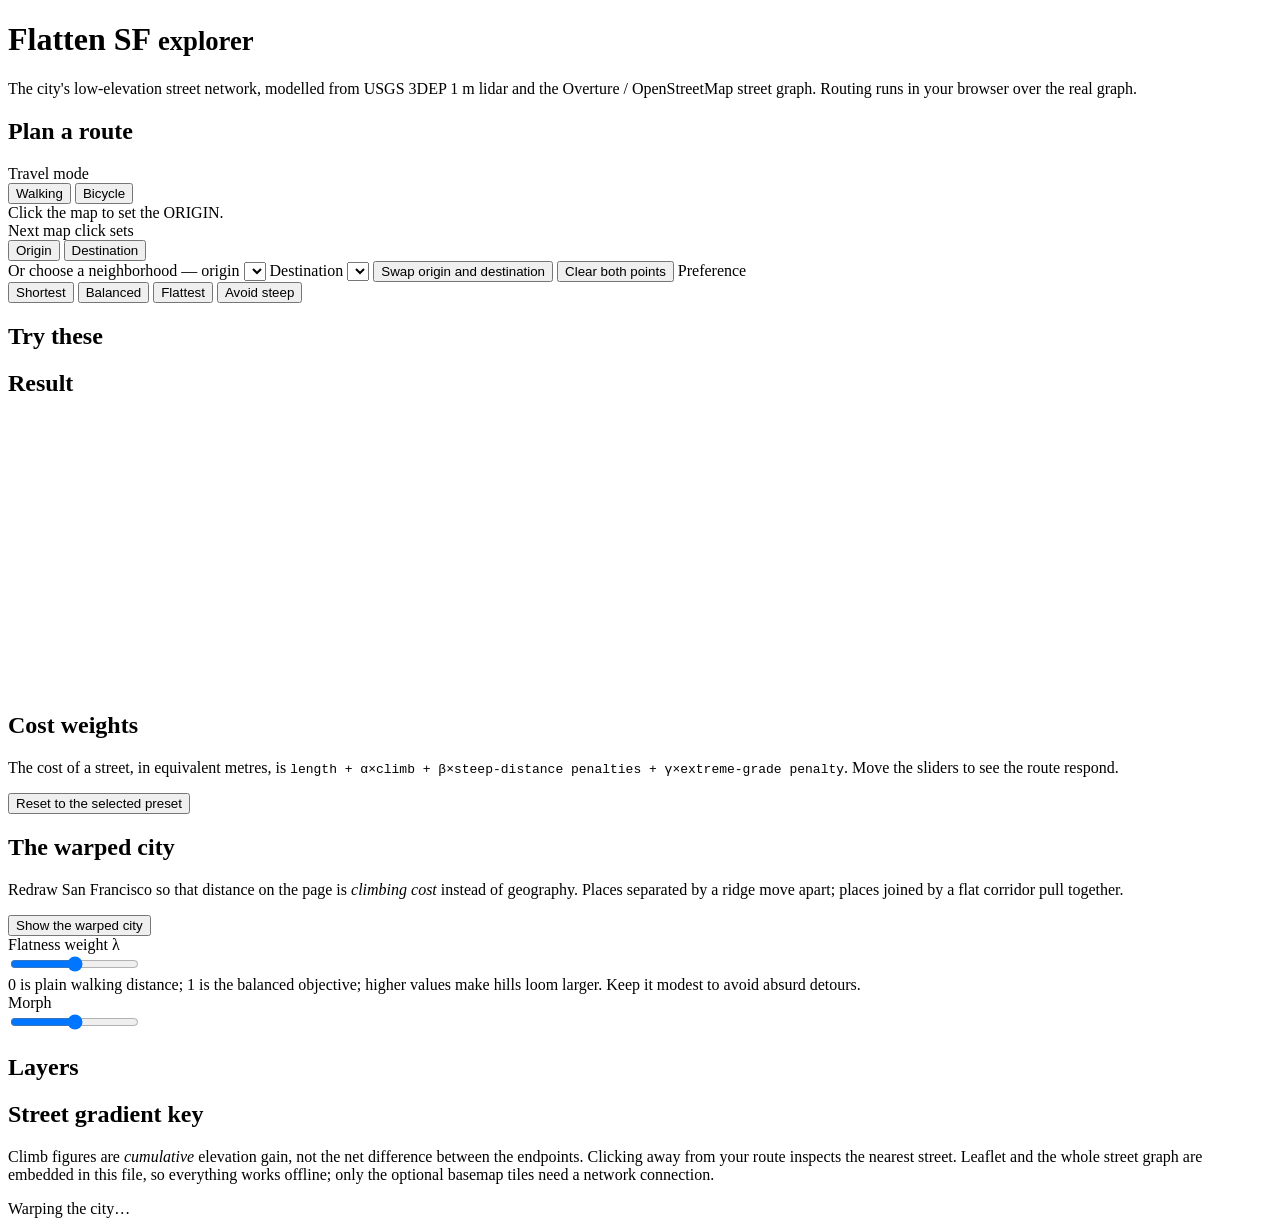
<file: nola_flat_routes/web/index.html>
<!DOCTYPE html>
<html lang="en">
<head>
<meta charset="utf-8">
<meta name="viewport" content="width=device-width,initial-scale=1">
<title>Flatten SF explorer</title>
<style>/*__LEAFLET_CSS__*/</style>
<style>/*__APP_CSS__*/</style>
</head>
<body>
<div id="app">
  <div id="side">
    <div class="pad">
      <h1>Flatten SF <small>explorer</small></h1>
      <p class="sub">The city's low-elevation street network, modelled from
      USGS 3DEP 1&nbsp;m lidar and the Overture&nbsp;/&nbsp;OpenStreetMap
      street graph. Routing runs in your browser over the real graph.</p>

      <h2>Plan a route</h2>
      <label>Travel mode</label>
      <div class="seg" id="mode">
        <button data-v="walk" aria-pressed="true">Walking</button>
        <button data-v="bike" aria-pressed="false">Bicycle</button>
      </div>

      <div class="hint" id="pickhint">Click the map to set the ORIGIN.</div>
      <label>Next map click sets</label>
      <div class="seg" id="pickrow">
        <button data-pick="src" aria-pressed="true">Origin</button>
        <button data-pick="dst" aria-pressed="false">Destination</button>
      </div>

      <label for="o">Or choose a neighborhood &mdash; origin</label>
      <select id="o"></select>
      <label for="d">Destination</label>
      <select id="d"></select>
      <button class="act" id="swap">Swap origin and destination</button>
      <button class="act" id="clear">Clear both points</button>

      <label>Preference</label>
      <div class="seg" id="pref">
        <button data-v="shortest" aria-pressed="false">Shortest</button>
        <button data-v="balanced" aria-pressed="true">Balanced</button>
        <button data-v="min_climb" aria-pressed="false">Flattest</button>
        <button data-v="grade_averse" aria-pressed="false">Avoid steep</button>
      </div>

      <h2>Try these</h2>
      <div id="examples"></div>

      <h2>Result</h2>
      <div id="res"></div>
      <canvas id="prof" width="740" height="272"></canvas>
      <div class="note" id="profnote"></div>

      <h2>Cost weights</h2>
      <p class="note">The cost of a street, in equivalent metres, is
      <code>length + &alpha;&times;climb + &beta;&times;steep-distance
      penalties + &gamma;&times;extreme-grade penalty</code>. Move the
      sliders to see the route respond.</p>
      <div id="sliders"></div>
      <div class="note" id="customnote" style="display:none">
        Using custom weights rather than a preset.
      </div>
      <button class="act" id="resetw">Reset to the selected preset</button>

      <h2>The warped city</h2>
      <p class="note">Redraw San Francisco so that distance on the page is
      <em>climbing cost</em> instead of geography. Places separated by a
      ridge move apart; places joined by a flat corridor pull together.</p>
      <button class="act" id="warptoggle" aria-pressed="false">Show the warped city</button>
      <div class="slider">
        <div class="row"><span>Flatness weight &lambda;</span><b id="lab_lambda"></b></div>
        <input type="range" id="sl_lambda" min="0" max="3" step="0.1">
        <div class="note">0 is plain walking distance; 1 is the balanced
        objective; higher values make hills loom larger. Keep it modest to
        avoid absurd detours.</div>
      </div>
      <div class="slider">
        <div class="row"><span>Morph</span><b id="lab_morph"></b></div>
        <input type="range" id="sl_morph" min="0" max="1" step="0.02">
      </div>
      <div id="warpstate" hidden>
        <div class="note" id="warpinfo"></div>
        <div class="note">Street vertices, neighborhood outlines, corridors
        and your route are all carried by the same deformation, so the route
        you see is the route you would walk.</div>
      </div>

      <h2>Layers</h2>
      <div class="layers" id="layers"></div>

      <h2>Street gradient key</h2>
      <div id="key"></div>

      <p class="note">Climb figures are <em>cumulative</em> elevation gain,
      not the net difference between the endpoints. Clicking away from your
      route inspects the nearest street. Leaflet and the whole street graph
      are embedded in this file, so everything works offline; only the
      optional basemap tiles need a network connection.</p>
    </div>
  </div>
  <div id="map"><div class="busy" id="busy">Warping the city&hellip;</div></div>
</div>
<script>/*__LEAFLET_JS__*/</script>
<script>window.DATA = /*__DATA__*/;</script>
<script>/*__APP_JS__*/</script>
</body>
</html>
</file>
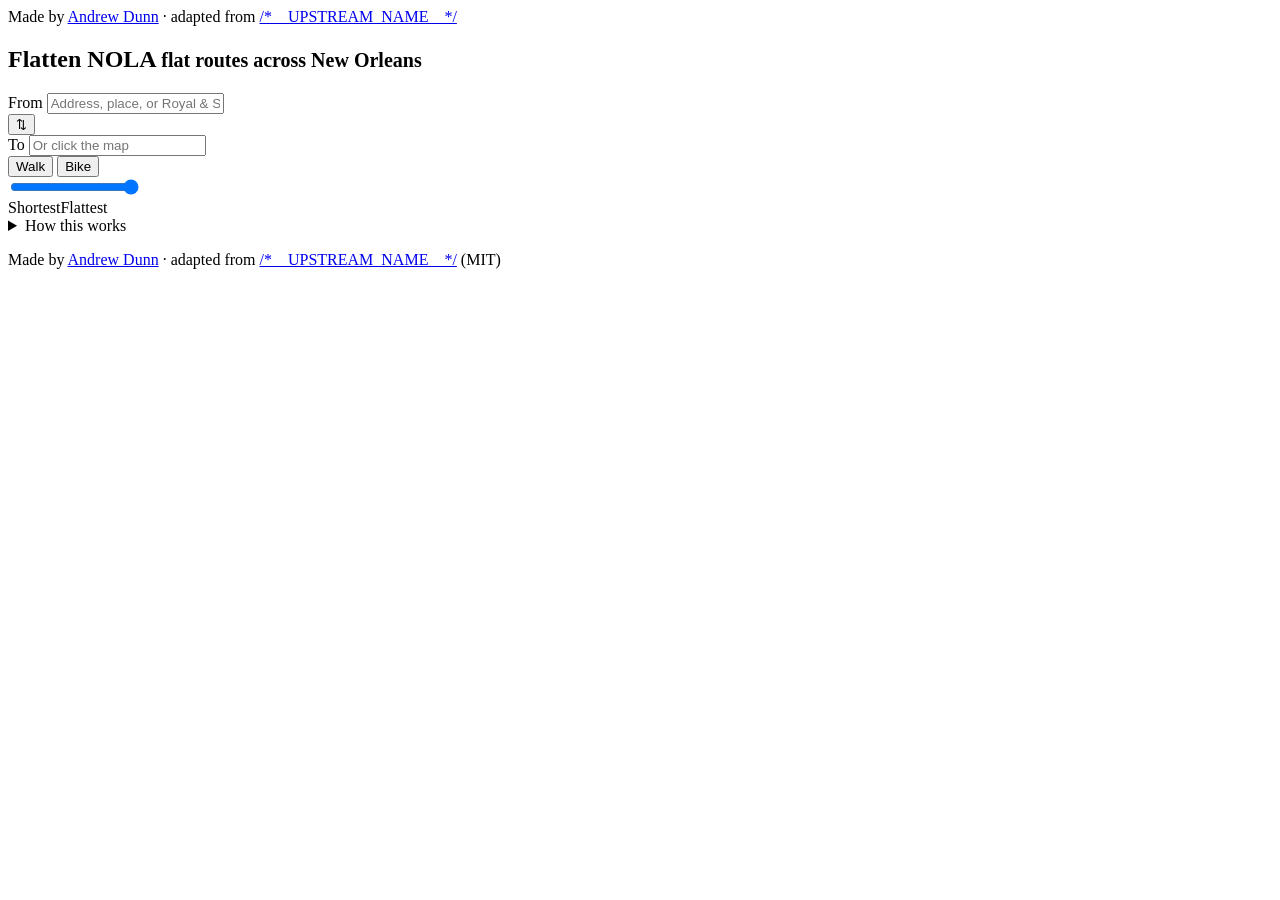
<file: nola_flat_routes/web/simple.html>
<!DOCTYPE html>
<html lang="en">
<head>
<meta charset="utf-8">
<meta name="viewport" content="width=device-width,initial-scale=1,viewport-fit=cover">
<title>Flatten NOLA</title>
<meta name="description" content="Flatten NOLA: the flattest walking or cycling route between any two places in New Orleans, and every route between it and the shortest one. Adapted from Flatten SF.">
<!--__HEAD_EXTRA__-->
<link rel="preconnect" href="https://fonts.googleapis.com">
<link rel="preconnect" href="https://fonts.gstatic.com" crossorigin>
<link rel="stylesheet" href="https://fonts.googleapis.com/css2?family=IBM+Plex+Sans:wght@400;500;600&family=IBM+Plex+Mono:wght@500;600&display=swap">
<style>/*__LEAFLET_CSS__*/</style>
<style>/*__APP_CSS__*/</style>
</head>
<body>
<div id="map"></div>
<div class="credit" id="credit">Made by <a href="https://dunn.us">Andrew Dunn</a> · adapted from <a href="/*__UPSTREAM_URL__*/">/*__UPSTREAM_NAME__*/</a></div>
<section id="card" aria-label="Flatten NOLA: plan a flat route">
  <h1>Flatten NOLA <small>flat routes across New Orleans</small></h1>
  <div class="row">
    <div class="field">
      <label for="from">From</label>
      <input id="from" type="text" autocomplete="off" spellcheck="false" placeholder="Address, place, or Royal & St. Ann">
      <span class="pin" aria-hidden="true"></span>
      <ul class="suggest" id="from_s" role="listbox" hidden></ul>
    </div>
    <button class="swap" id="swap" title="Swap" aria-label="Swap origin and destination">&#8645;</button>
  </div>
  <div class="row">
    <div class="field">
      <label for="to">To</label>
      <input id="to" type="text" autocomplete="off" spellcheck="false" placeholder="Or click the map">
      <span class="pin to" aria-hidden="true"></span>
      <ul class="suggest" id="to_s" role="listbox" hidden></ul>
    </div>
    <div class="seg" id="mode" role="group" aria-label="Travel mode">
      <button data-v="walk" aria-pressed="true">Walk</button>
      <button data-v="bike" aria-pressed="false">Bike</button>
    </div>
  </div>
  <div class="statusrow">
    <div class="status" id="status"></div>
    <button class="link" id="share" type="button" hidden>Copy link</button>
  </div>
  <input id="sharebox" type="text" readonly hidden aria-label="Link to this route">
  <div class="demos" id="demos"></div>
  <div class="slider">
    <input type="range" id="sl" min="0" max="1" step="0.001" value="1" aria-label="From shortest to flattest">
    <div class="ends"><span>Shortest</span><b id="slpos"></b><span>Flattest</span></div>
  </div>
  <div class="result" id="result" hidden>
    <div class="stat"><div class="v" id="v_dist"></div><div class="k">distance</div></div>
    <div class="stat"><div class="v" id="v_climb"></div><div class="k">climbing</div></div>
    <div class="stat"><div class="v" id="v_grade"></div><div class="k">steepest</div></div>
  </div>
  <div class="delta" id="delta"></div>
  <div class="turns" id="turns" hidden></div>
  <canvas id="prof" width="760" height="184" hidden></canvas>
  <details>
    <summary>How this works</summary>
    <p class="fine">Routes are computed in your browser over /*__EDGE_COUNT__*/ street
    segments in Orleans Parish. Elevation is USGS 3DEP lidar (public domain),
    read at 8&nbsp;m from the Greater New Orleans 1&nbsp;m lidar.
    Streets come from OpenStreetMap via Overture and are © OpenStreetMap
    contributors, ODbL. The slider runs along the whole trade-off
    between distance and climbing: every route that nothing else beats on
    both counts, from the shortest path to the flattest one worth walking
    (where a foot of climb costs 200 ft of walking; beyond that the routes
    stop being routes). Sliding right never shortens the route and never
    adds climbing. Climbing is cumulative gain, not the net difference
    between the endpoints. Stairways are allowed on foot and excluded on a
    bike. Faint lines are the other routes along the way. The joke, such as
    it is: most of the city is a few feet above or below the river, so the
    flattest walk is often the shortest one. The ridges and the bowls still
    count. This is an adaptation of
    <a href="/*__UPSTREAM_URL__*/">/*__UPSTREAM_NAME__*/</a> (MIT).
    <a href="/*__REPO_URL__*/">Source and data notes</a>.</p>
  </details>
  <p class="credit-inline">Made by <a href="https://dunn.us">Andrew Dunn</a> · adapted from <a href="/*__UPSTREAM_URL__*/">/*__UPSTREAM_NAME__*/</a> (MIT)</p>
</section>
<script>/*__LEAFLET_JS__*/</script>
<script>window.DATA = /*__DATA__*/;</script>
<script>/*__APP_JS__*/</script>
</body>
</html>
</file>
<file: site/leaflet-340720efc3.css>
/* required styles */

.leaflet-pane,
.leaflet-tile,
.leaflet-marker-icon,
.leaflet-marker-shadow,
.leaflet-tile-container,
.leaflet-pane > svg,
.leaflet-pane > canvas,
.leaflet-zoom-box,
.leaflet-image-layer,
.leaflet-layer {
	position: absolute;
	left: 0;
	top: 0;
	}
.leaflet-container {
	overflow: hidden;
	}
.leaflet-tile,
.leaflet-marker-icon,
.leaflet-marker-shadow {
	-webkit-user-select: none;
	   -moz-user-select: none;
	        user-select: none;
	  -webkit-user-drag: none;
	}
/* Prevents IE11 from highlighting tiles in blue */
.leaflet-tile::selection {
	background: transparent;
}
/* Safari renders non-retina tile on retina better with this, but Chrome is worse */
.leaflet-safari .leaflet-tile {
	image-rendering: -webkit-optimize-contrast;
	}
/* hack that prevents hw layers "stretching" when loading new tiles */
.leaflet-safari .leaflet-tile-container {
	width: 1600px;
	height: 1600px;
	-webkit-transform-origin: 0 0;
	}
.leaflet-marker-icon,
.leaflet-marker-shadow {
	display: block;
	}
/* .leaflet-container svg: reset svg max-width decleration shipped in Joomla! (joomla.org) 3.x */
/* .leaflet-container img: map is broken in FF if you have max-width: 100% on tiles */
.leaflet-container .leaflet-overlay-pane svg {
	max-width: none !important;
	max-height: none !important;
	}
.leaflet-container .leaflet-marker-pane img,
.leaflet-container .leaflet-shadow-pane img,
.leaflet-container .leaflet-tile-pane img,
.leaflet-container img.leaflet-image-layer,
.leaflet-container .leaflet-tile {
	max-width: none !important;
	max-height: none !important;
	width: auto;
	padding: 0;
	}

.leaflet-container img.leaflet-tile {
	/* See: https://bugs.chromium.org/p/chromium/issues/detail?id=600120 */
	mix-blend-mode: plus-lighter;
}

.leaflet-container.leaflet-touch-zoom {
	-ms-touch-action: pan-x pan-y;
	touch-action: pan-x pan-y;
	}
.leaflet-container.leaflet-touch-drag {
	-ms-touch-action: pinch-zoom;
	/* Fallback for FF which doesn't support pinch-zoom */
	touch-action: none;
	touch-action: pinch-zoom;
}
.leaflet-container.leaflet-touch-drag.leaflet-touch-zoom {
	-ms-touch-action: none;
	touch-action: none;
}
.leaflet-container {
	-webkit-tap-highlight-color: transparent;
}
.leaflet-container a {
	-webkit-tap-highlight-color: rgba(51, 181, 229, 0.4);
}
.leaflet-tile {
	filter: inherit;
	visibility: hidden;
	}
.leaflet-tile-loaded {
	visibility: inherit;
	}
.leaflet-zoom-box {
	width: 0;
	height: 0;
	-moz-box-sizing: border-box;
	     box-sizing: border-box;
	z-index: 800;
	}
/* workaround for https://bugzilla.mozilla.org/show_bug.cgi?id=888319 */
.leaflet-overlay-pane svg {
	-moz-user-select: none;
	}

.leaflet-pane         { z-index: 400; }

.leaflet-tile-pane    { z-index: 200; }
.leaflet-overlay-pane { z-index: 400; }
.leaflet-shadow-pane  { z-index: 500; }
.leaflet-marker-pane  { z-index: 600; }
.leaflet-tooltip-pane   { z-index: 650; }
.leaflet-popup-pane   { z-index: 700; }

.leaflet-map-pane canvas { z-index: 100; }
.leaflet-map-pane svg    { z-index: 200; }

.leaflet-vml-shape {
	width: 1px;
	height: 1px;
	}
.lvml {
	behavior: url(#default#VML);
	display: inline-block;
	position: absolute;
	}


/* control positioning */

.leaflet-control {
	position: relative;
	z-index: 800;
	pointer-events: visiblePainted; /* IE 9-10 doesn't have auto */
	pointer-events: auto;
	}
.leaflet-top,
.leaflet-bottom {
	position: absolute;
	z-index: 1000;
	pointer-events: none;
	}
.leaflet-top {
	top: 0;
	}
.leaflet-right {
	right: 0;
	}
.leaflet-bottom {
	bottom: 0;
	}
.leaflet-left {
	left: 0;
	}
.leaflet-control {
	float: left;
	clear: both;
	}
.leaflet-right .leaflet-control {
	float: right;
	}
.leaflet-top .leaflet-control {
	margin-top: 10px;
	}
.leaflet-bottom .leaflet-control {
	margin-bottom: 10px;
	}
.leaflet-left .leaflet-control {
	margin-left: 10px;
	}
.leaflet-right .leaflet-control {
	margin-right: 10px;
	}


/* zoom and fade animations */

.leaflet-fade-anim .leaflet-popup {
	opacity: 0;
	-webkit-transition: opacity 0.2s linear;
	   -moz-transition: opacity 0.2s linear;
	        transition: opacity 0.2s linear;
	}
.leaflet-fade-anim .leaflet-map-pane .leaflet-popup {
	opacity: 1;
	}
.leaflet-zoom-animated {
	-webkit-transform-origin: 0 0;
	    -ms-transform-origin: 0 0;
	        transform-origin: 0 0;
	}
svg.leaflet-zoom-animated {
	will-change: transform;
}

.leaflet-zoom-anim .leaflet-zoom-animated {
	-webkit-transition: -webkit-transform 0.25s cubic-bezier(0,0,0.25,1);
	   -moz-transition:    -moz-transform 0.25s cubic-bezier(0,0,0.25,1);
	        transition:         transform 0.25s cubic-bezier(0,0,0.25,1);
	}
.leaflet-zoom-anim .leaflet-tile,
.leaflet-pan-anim .leaflet-tile {
	-webkit-transition: none;
	   -moz-transition: none;
	        transition: none;
	}

.leaflet-zoom-anim .leaflet-zoom-hide {
	visibility: hidden;
	}


/* cursors */

.leaflet-interactive {
	cursor: pointer;
	}
.leaflet-grab {
	cursor: -webkit-grab;
	cursor:    -moz-grab;
	cursor:         grab;
	}
.leaflet-crosshair,
.leaflet-crosshair .leaflet-interactive {
	cursor: crosshair;
	}
.leaflet-popup-pane,
.leaflet-control {
	cursor: auto;
	}
.leaflet-dragging .leaflet-grab,
.leaflet-dragging .leaflet-grab .leaflet-interactive,
.leaflet-dragging .leaflet-marker-draggable {
	cursor: move;
	cursor: -webkit-grabbing;
	cursor:    -moz-grabbing;
	cursor:         grabbing;
	}

/* marker & overlays interactivity */
.leaflet-marker-icon,
.leaflet-marker-shadow,
.leaflet-image-layer,
.leaflet-pane > svg path,
.leaflet-tile-container {
	pointer-events: none;
	}

.leaflet-marker-icon.leaflet-interactive,
.leaflet-image-layer.leaflet-interactive,
.leaflet-pane > svg path.leaflet-interactive,
svg.leaflet-image-layer.leaflet-interactive path {
	pointer-events: visiblePainted; /* IE 9-10 doesn't have auto */
	pointer-events: auto;
	}

/* visual tweaks */

.leaflet-container {
	background: #ddd;
	outline-offset: 1px;
	}
.leaflet-container a {
	color: #0078A8;
	}
.leaflet-zoom-box {
	border: 2px dotted #38f;
	background: rgba(255,255,255,0.5);
	}


/* general typography */
.leaflet-container {
	font-family: "Helvetica Neue", Arial, Helvetica, sans-serif;
	font-size: 12px;
	font-size: 0.75rem;
	line-height: 1.5;
	}


/* general toolbar styles */

.leaflet-bar {
	box-shadow: 0 1px 5px rgba(0,0,0,0.65);
	border-radius: 4px;
	}
.leaflet-bar a {
	background-color: #fff;
	border-bottom: 1px solid #ccc;
	width: 26px;
	height: 26px;
	line-height: 26px;
	display: block;
	text-align: center;
	text-decoration: none;
	color: black;
	}
.leaflet-bar a,
.leaflet-control-layers-toggle {
	background-position: 50% 50%;
	background-repeat: no-repeat;
	display: block;
	}
.leaflet-bar a:hover,
.leaflet-bar a:focus {
	background-color: #f4f4f4;
	}
.leaflet-bar a:first-child {
	border-top-left-radius: 4px;
	border-top-right-radius: 4px;
	}
.leaflet-bar a:last-child {
	border-bottom-left-radius: 4px;
	border-bottom-right-radius: 4px;
	border-bottom: none;
	}
.leaflet-bar a.leaflet-disabled {
	cursor: default;
	background-color: #f4f4f4;
	color: #bbb;
	}

.leaflet-touch .leaflet-bar a {
	width: 30px;
	height: 30px;
	line-height: 30px;
	}
.leaflet-touch .leaflet-bar a:first-child {
	border-top-left-radius: 2px;
	border-top-right-radius: 2px;
	}
.leaflet-touch .leaflet-bar a:last-child {
	border-bottom-left-radius: 2px;
	border-bottom-right-radius: 2px;
	}

/* zoom control */

.leaflet-control-zoom-in,
.leaflet-control-zoom-out {
	font: bold 18px 'Lucida Console', Monaco, monospace;
	text-indent: 1px;
	}

.leaflet-touch .leaflet-control-zoom-in, .leaflet-touch .leaflet-control-zoom-out  {
	font-size: 22px;
	}


/* layers control */

.leaflet-control-layers {
	box-shadow: 0 1px 5px rgba(0,0,0,0.4);
	background: #fff;
	border-radius: 5px;
	}
.leaflet-control-layers-toggle {
	background-image: url(images/layers.png);
	width: 36px;
	height: 36px;
	}
.leaflet-retina .leaflet-control-layers-toggle {
	background-image: url(images/layers-2x.png);
	background-size: 26px 26px;
	}
.leaflet-touch .leaflet-control-layers-toggle {
	width: 44px;
	height: 44px;
	}
.leaflet-control-layers .leaflet-control-layers-list,
.leaflet-control-layers-expanded .leaflet-control-layers-toggle {
	display: none;
	}
.leaflet-control-layers-expanded .leaflet-control-layers-list {
	display: block;
	position: relative;
	}
.leaflet-control-layers-expanded {
	padding: 6px 10px 6px 6px;
	color: #333;
	background: #fff;
	}
.leaflet-control-layers-scrollbar {
	overflow-y: scroll;
	overflow-x: hidden;
	padding-right: 5px;
	}
.leaflet-control-layers-selector {
	margin-top: 2px;
	position: relative;
	top: 1px;
	}
.leaflet-control-layers label {
	display: block;
	font-size: 13px;
	font-size: 1.08333em;
	}
.leaflet-control-layers-separator {
	height: 0;
	border-top: 1px solid #ddd;
	margin: 5px -10px 5px -6px;
	}

/* Default icon URLs */
.leaflet-default-icon-path { /* used only in path-guessing heuristic, see L.Icon.Default */
	background-image: url(images/marker-icon.png);
	}


/* attribution and scale controls */

.leaflet-container .leaflet-control-attribution {
	background: #fff;
	background: rgba(255, 255, 255, 0.8);
	margin: 0;
	}
.leaflet-control-attribution,
.leaflet-control-scale-line {
	padding: 0 5px;
	color: #333;
	line-height: 1.4;
	}
.leaflet-control-attribution a {
	text-decoration: none;
	}
.leaflet-control-attribution a:hover,
.leaflet-control-attribution a:focus {
	text-decoration: underline;
	}
.leaflet-attribution-flag {
	display: inline !important;
	vertical-align: baseline !important;
	width: 1em;
	height: 0.6669em;
	}
.leaflet-left .leaflet-control-scale {
	margin-left: 5px;
	}
.leaflet-bottom .leaflet-control-scale {
	margin-bottom: 5px;
	}
.leaflet-control-scale-line {
	border: 2px solid #777;
	border-top: none;
	line-height: 1.1;
	padding: 2px 5px 1px;
	white-space: nowrap;
	-moz-box-sizing: border-box;
	     box-sizing: border-box;
	background: rgba(255, 255, 255, 0.8);
	text-shadow: 1px 1px #fff;
	}
.leaflet-control-scale-line:not(:first-child) {
	border-top: 2px solid #777;
	border-bottom: none;
	margin-top: -2px;
	}
.leaflet-control-scale-line:not(:first-child):not(:last-child) {
	border-bottom: 2px solid #777;
	}

.leaflet-touch .leaflet-control-attribution,
.leaflet-touch .leaflet-control-layers,
.leaflet-touch .leaflet-bar {
	box-shadow: none;
	}
.leaflet-touch .leaflet-control-layers,
.leaflet-touch .leaflet-bar {
	border: 2px solid rgba(0,0,0,0.2);
	background-clip: padding-box;
	}


/* popup */

.leaflet-popup {
	position: absolute;
	text-align: center;
	margin-bottom: 20px;
	}
.leaflet-popup-content-wrapper {
	padding: 1px;
	text-align: left;
	border-radius: 12px;
	}
.leaflet-popup-content {
	margin: 13px 24px 13px 20px;
	line-height: 1.3;
	font-size: 13px;
	font-size: 1.08333em;
	min-height: 1px;
	}
.leaflet-popup-content p {
	margin: 17px 0;
	margin: 1.3em 0;
	}
.leaflet-popup-tip-container {
	width: 40px;
	height: 20px;
	position: absolute;
	left: 50%;
	margin-top: -1px;
	margin-left: -20px;
	overflow: hidden;
	pointer-events: none;
	}
.leaflet-popup-tip {
	width: 17px;
	height: 17px;
	padding: 1px;

	margin: -10px auto 0;
	pointer-events: auto;

	-webkit-transform: rotate(45deg);
	   -moz-transform: rotate(45deg);
	    -ms-transform: rotate(45deg);
	        transform: rotate(45deg);
	}
.leaflet-popup-content-wrapper,
.leaflet-popup-tip {
	background: white;
	color: #333;
	box-shadow: 0 3px 14px rgba(0,0,0,0.4);
	}
.leaflet-container a.leaflet-popup-close-button {
	position: absolute;
	top: 0;
	right: 0;
	border: none;
	text-align: center;
	width: 24px;
	height: 24px;
	font: 16px/24px Tahoma, Verdana, sans-serif;
	color: #757575;
	text-decoration: none;
	background: transparent;
	}
.leaflet-container a.leaflet-popup-close-button:hover,
.leaflet-container a.leaflet-popup-close-button:focus {
	color: #585858;
	}
.leaflet-popup-scrolled {
	overflow: auto;
	}

.leaflet-oldie .leaflet-popup-content-wrapper {
	-ms-zoom: 1;
	}
.leaflet-oldie .leaflet-popup-tip {
	width: 24px;
	margin: 0 auto;

	-ms-filter: "progid:DXImageTransform.Microsoft.Matrix(M11=0.70710678, M12=0.70710678, M21=-0.70710678, M22=0.70710678)";
	filter: progid:DXImageTransform.Microsoft.Matrix(M11=0.70710678, M12=0.70710678, M21=-0.70710678, M22=0.70710678);
	}

.leaflet-oldie .leaflet-control-zoom,
.leaflet-oldie .leaflet-control-layers,
.leaflet-oldie .leaflet-popup-content-wrapper,
.leaflet-oldie .leaflet-popup-tip {
	border: 1px solid #999;
	}


/* div icon */

.leaflet-div-icon {
	background: #fff;
	border: 1px solid #666;
	}


/* Tooltip */
/* Base styles for the element that has a tooltip */
.leaflet-tooltip {
	position: absolute;
	padding: 6px;
	background-color: #fff;
	border: 1px solid #fff;
	border-radius: 3px;
	color: #222;
	white-space: nowrap;
	-webkit-user-select: none;
	-moz-user-select: none;
	-ms-user-select: none;
	user-select: none;
	pointer-events: none;
	box-shadow: 0 1px 3px rgba(0,0,0,0.4);
	}
.leaflet-tooltip.leaflet-interactive {
	cursor: pointer;
	pointer-events: auto;
	}
.leaflet-tooltip-top:before,
.leaflet-tooltip-bottom:before,
.leaflet-tooltip-left:before,
.leaflet-tooltip-right:before {
	position: absolute;
	pointer-events: none;
	border: 6px solid transparent;
	background: transparent;
	content: "";
	}

/* Directions */

.leaflet-tooltip-bottom {
	margin-top: 6px;
}
.leaflet-tooltip-top {
	margin-top: -6px;
}
.leaflet-tooltip-bottom:before,
.leaflet-tooltip-top:before {
	left: 50%;
	margin-left: -6px;
	}
.leaflet-tooltip-top:before {
	bottom: 0;
	margin-bottom: -12px;
	border-top-color: #fff;
	}
.leaflet-tooltip-bottom:before {
	top: 0;
	margin-top: -12px;
	margin-left: -6px;
	border-bottom-color: #fff;
	}
.leaflet-tooltip-left {
	margin-left: -6px;
}
.leaflet-tooltip-right {
	margin-left: 6px;
}
.leaflet-tooltip-left:before,
.leaflet-tooltip-right:before {
	top: 50%;
	margin-top: -6px;
	}
.leaflet-tooltip-left:before {
	right: 0;
	margin-right: -12px;
	border-left-color: #fff;
	}
.leaflet-tooltip-right:before {
	left: 0;
	margin-left: -12px;
	border-right-color: #fff;
	}

/* Printing */

@media print {
	/* Prevent printers from removing background-images of controls. */
	.leaflet-control {
		-webkit-print-color-adjust: exact;
		print-color-adjust: exact;
		}
	}
</file>
<file: site/app-52fd891d29.css>
/* Layout: the map is the page; one card floats over it with the two inputs,
   the slider and the result. On a phone the card docks to the bottom. */
:root{
  --paper:#f6f6f3; --ink:#1a1f26; --muted:#5f6b78; --line:#d9dcd9;
  --card:#ffffff; --field:#f1f2ef;
  --route:#0f8f6f; --mid:#d9961f; --route-casing:#ffffff; --short:#d1452c; --family:#8f99a3;
  --accent:#0f8f6f; --focus:#1f5fd0;
  --font:"IBM Plex Sans","Helvetica Neue",Arial,sans-serif;
  --mono:"IBM Plex Mono",ui-monospace,Menlo,Consolas,monospace;
  --street:#c4c7c3;
  --shade-filter:none;
  color-scheme:light;
}
@media (prefers-color-scheme:dark){
  :root:not([data-theme="light"]){
    --paper:#15191e; --ink:#eceff2; --muted:#9aa5b1; --line:#2e353d;
    --card:#1c2128; --field:#242a32; --route:#3ccfa5; --mid:#f0b43a; --route-casing:#0f1317;
    --short:#ff7a5c; --family:#5b6672; --accent:#6ea0ff; --focus:#6ea0ff;
    --street:#3a424b;
    --shade-filter:invert(1) hue-rotate(180deg) brightness(.72) contrast(.9);
    color-scheme:dark;
  }
}
:root[data-theme="dark"]{
  --paper:#15191e; --ink:#eceff2; --muted:#9aa5b1; --line:#2e353d;
  --card:#1c2128; --field:#242a32; --route:#3ccfa5; --mid:#f0b43a; --route-casing:#0f1317;
  --short:#ff7a5c; --family:#5b6672; --accent:#6ea0ff; --focus:#6ea0ff;
  --street:#3a424b;
  --shade-filter:invert(1) hue-rotate(180deg) brightness(.72) contrast(.9);
  color-scheme:dark;
}
*{box-sizing:border-box}
html,body{height:100%;margin:0}
body{background:var(--paper);color:var(--ink);font:14px/1.45 var(--font);overflow:hidden}
#map{position:absolute;inset:0;background:var(--paper)}
.leaflet-container{background:var(--paper);font-family:var(--font)}
.leaflet-image-layer{filter:var(--shade-filter);image-rendering:auto}
.leaflet-bar a{background:var(--card);color:var(--ink);border-bottom-color:var(--line)}
.credit{position:absolute;left:12px;bottom:10px;z-index:900;font-size:11px;color:var(--muted);background:color-mix(in srgb,var(--card) 80%,transparent);padding:3px 7px;border-radius:6px}
.credit a,.credit-inline a{color:var(--muted);text-decoration:underline;text-underline-offset:2px}
.credit a:hover,.credit-inline a:hover{color:var(--ink)}
.credit-inline{display:none;font-size:11px;color:var(--muted);margin:0}
.leaflet-control-attribution{background:color-mix(in srgb,var(--card) 85%,transparent)!important;color:var(--muted)!important;font-size:10px}
.leaflet-control-attribution a{color:var(--muted)!important}
.z-low .nblabel,.z-high .nblabel{display:none}
.no-shade{background:var(--paper)}
.pin-icon{width:18px;height:18px;border-radius:50%;background:var(--route);border:3px solid var(--card);box-shadow:0 1px 4px rgba(0,0,0,.35);cursor:grab}
.pin-icon.to{background:var(--ink)}
.turns{font-size:12.5px;line-height:1.5;color:var(--ink)}
.turns .via{color:var(--muted);margin:0 3px}
.turns .more{margin-left:6px;font-size:12px}
.rtlabel{font:600 11px var(--font);color:var(--ink);letter-spacing:.01em;white-space:nowrap;pointer-events:none;text-shadow:0 0 2px var(--route-casing),0 0 4px var(--route-casing),0 0 6px var(--route-casing)}
.rtlabel span{display:inline-block;transform:translate(-50%,-50%) rotate(var(--rot,0deg));transform-origin:center}
.z-low .rtlabel{display:none}
.nblabel{font:500 11px var(--font);color:var(--muted);letter-spacing:.02em;white-space:nowrap;transform:translate(-50%,-50%);opacity:.85;text-shadow:0 0 3px var(--paper),0 0 6px var(--paper)}

#card{position:absolute;top:16px;left:16px;width:min(400px,calc(100% - 32px));max-height:calc(100% - 32px);overflow:auto;background:var(--card);border:1px solid var(--line);border-radius:12px;box-shadow:0 8px 28px rgba(0,0,0,.14);padding-block:14px;padding-inline:16px;z-index:1000;display:flex;flex-direction:column;gap:10px}
h1{font-size:15px;font-weight:600;margin:0;letter-spacing:-.01em}
h1 small{font-weight:400;color:var(--muted);margin-left:6px;font-size:12px}
.row{display:flex;gap:8px;align-items:center;min-width:0}
.field{position:relative;flex:1;min-width:0}
.field label{position:absolute;left:10px;top:5px;font-size:10px;text-transform:uppercase;letter-spacing:.08em;color:var(--muted);pointer-events:none}
.field input{width:100%;padding:19px 28px 6px 10px;text-overflow:ellipsis;background:var(--field);color:var(--ink);border:1px solid transparent;border-radius:8px;font:14px var(--font)}
.field input:focus-visible{outline:2px solid var(--focus);outline-offset:0;border-color:transparent}
.field input::placeholder{color:var(--muted);opacity:.8}
.field .pin{position:absolute;right:8px;top:50%;transform:translateY(-50%);width:10px;height:10px;border-radius:50%;background:var(--route);box-shadow:0 0 0 2px var(--card)}
.field .pin.to{background:var(--ink)}
.suggest{position:absolute;left:0;right:0;top:calc(100% + 4px);background:var(--card);border:1px solid var(--line);border-radius:8px;box-shadow:0 8px 24px rgba(0,0,0,.14);z-index:1200;max-height:260px;overflow:auto;padding:4px 0;margin:0;list-style:none}
.suggest li{padding:7px 10px;cursor:pointer;display:flex;justify-content:space-between;gap:10px;align-items:baseline}
.suggest li[aria-selected="true"],.suggest li:hover{background:var(--field)}
.suggest .k{font-size:10.5px;color:var(--muted);text-transform:uppercase;letter-spacing:.06em;flex:none}
.suggest .n{min-width:0;overflow:hidden;text-overflow:ellipsis;white-space:nowrap}
button{font:13px var(--font);color:var(--ink);background:var(--field);border:1px solid transparent;border-radius:8px;padding:8px 10px;cursor:pointer}
button:hover{border-color:var(--line)}
button:focus-visible{outline:2px solid var(--focus);outline-offset:1px}
.swap{flex:none;width:36px;height:36px;padding:0;font-size:16px;line-height:1}
.seg{display:flex;background:var(--field);border-radius:8px;padding:3px;gap:3px}
.seg button{flex:1;background:transparent;padding:6px 8px}
.seg button[aria-pressed="true"]{background:var(--card);box-shadow:0 1px 2px rgba(0,0,0,.12);font-weight:600}
.hint{font-size:12px;color:var(--muted)}
.demos{display:flex;flex-wrap:wrap;gap:6px}
.demos button{font-size:12px;padding:6px 8px;text-align:left}

.slider{display:flex;flex-direction:column;gap:4px;margin-top:2px}
.slider .ends{display:flex;justify-content:space-between;font-size:11px;text-transform:uppercase;letter-spacing:.08em;color:var(--muted)}
.slider .ends b{color:var(--ink);font-weight:600}
input[type=range]{-webkit-appearance:none;appearance:none;width:100%;height:6px;border-radius:3px;background:linear-gradient(90deg,var(--short),var(--mid),var(--route));outline:none;margin:6px 0}
input[type=range]::-webkit-slider-thumb{-webkit-appearance:none;width:22px;height:22px;border-radius:50%;background:var(--card);border:2px solid var(--ink);cursor:pointer;box-shadow:0 1px 4px rgba(0,0,0,.25)}
input[type=range]::-moz-range-thumb{width:20px;height:20px;border-radius:50%;background:var(--card);border:2px solid var(--ink);cursor:pointer}
input[type=range]:focus-visible{outline:2px solid var(--focus);outline-offset:4px}

.result{display:grid;grid-template-columns:repeat(3,1fr);gap:8px}
.stat{min-width:0}
.stat .v{font:600 20px/1.1 var(--mono);font-variant-numeric:tabular-nums;letter-spacing:-.02em}
.stat .v small{font:500 12px var(--font);color:var(--muted);margin-left:2px}
.stat .k{font-size:10.5px;text-transform:uppercase;letter-spacing:.08em;color:var(--muted);margin-top:3px}
.delta{font-size:12.5px;color:var(--muted);font-variant-numeric:tabular-nums}
.delta b{color:var(--ink);font-weight:600}
.delta .up{color:var(--short)} .delta .down{color:var(--route)}
#prof{width:100%;height:92px;display:block;border-radius:8px;background:var(--field)}
.statusrow{display:flex;justify-content:space-between;align-items:baseline;gap:8px}
.status{font-size:12px;color:var(--muted);min-height:1.2em}
button.link{background:none;border:0;padding:0;font-size:12px;color:var(--accent);cursor:pointer;flex:none;text-decoration:underline;text-underline-offset:2px}
button.link:hover{border:0}
#sharebox{width:100%;font:11px var(--mono);padding:6px 8px;border:1px solid var(--line);border-radius:6px;background:var(--field);color:var(--ink)}
.fine{font-size:11px;color:var(--muted);line-height:1.4}
details{font-size:12px;color:var(--muted)}
details summary{cursor:pointer;user-select:none}
details a{color:var(--accent)}
@media (max-width:640px){
  .credit{display:none}
  .credit-inline{display:block}
  #card.typing .slider,#card.typing .result,#card.typing .delta,#card.typing #prof,#card.typing details,#card.typing .status,#card.typing .demos{display:none}
  #card{top:auto;bottom:0;left:0;width:100%;max-height:58%;border-radius:14px 14px 0 0;padding-bottom:calc(12px + env(safe-area-inset-bottom,0px))}
  .result{grid-template-columns:repeat(3,1fr)}
  .stat .v{font-size:17px}
}
@media (prefers-reduced-motion:reduce){*{transition:none!important}}
</file>
